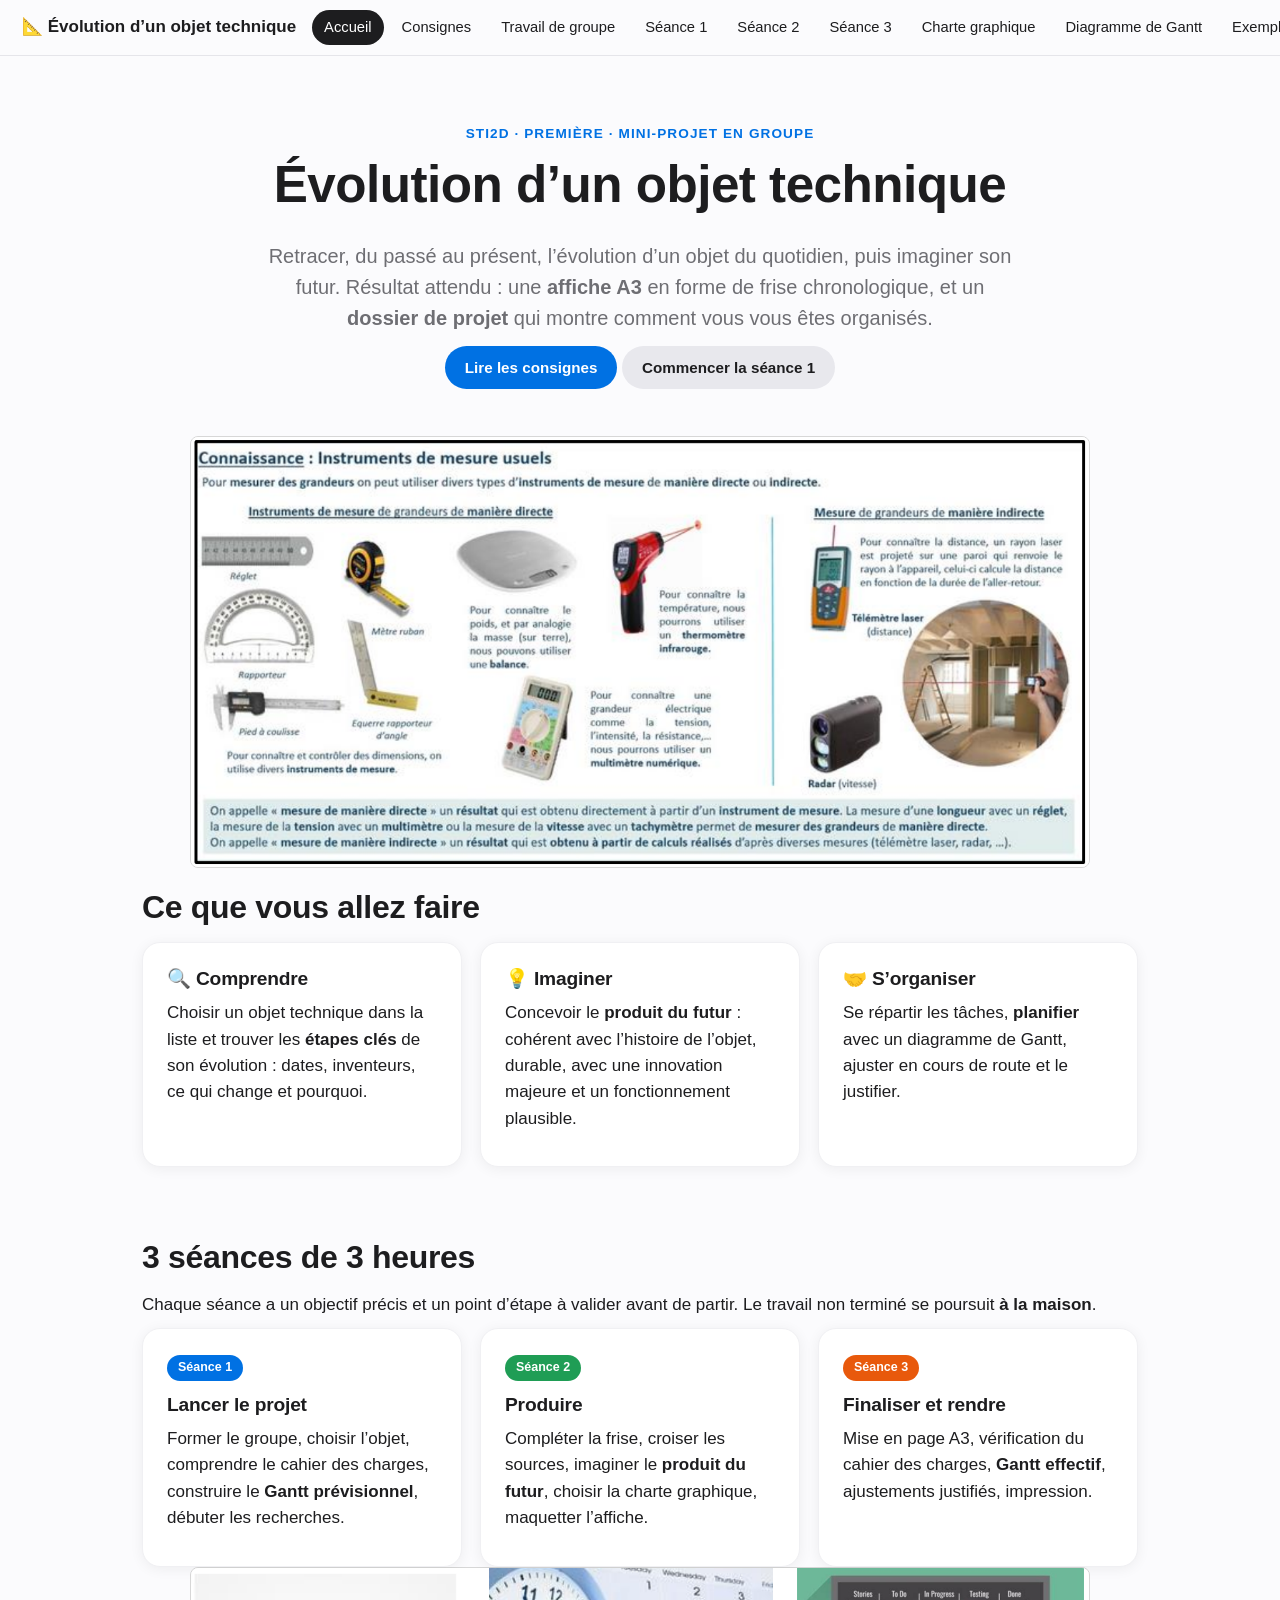
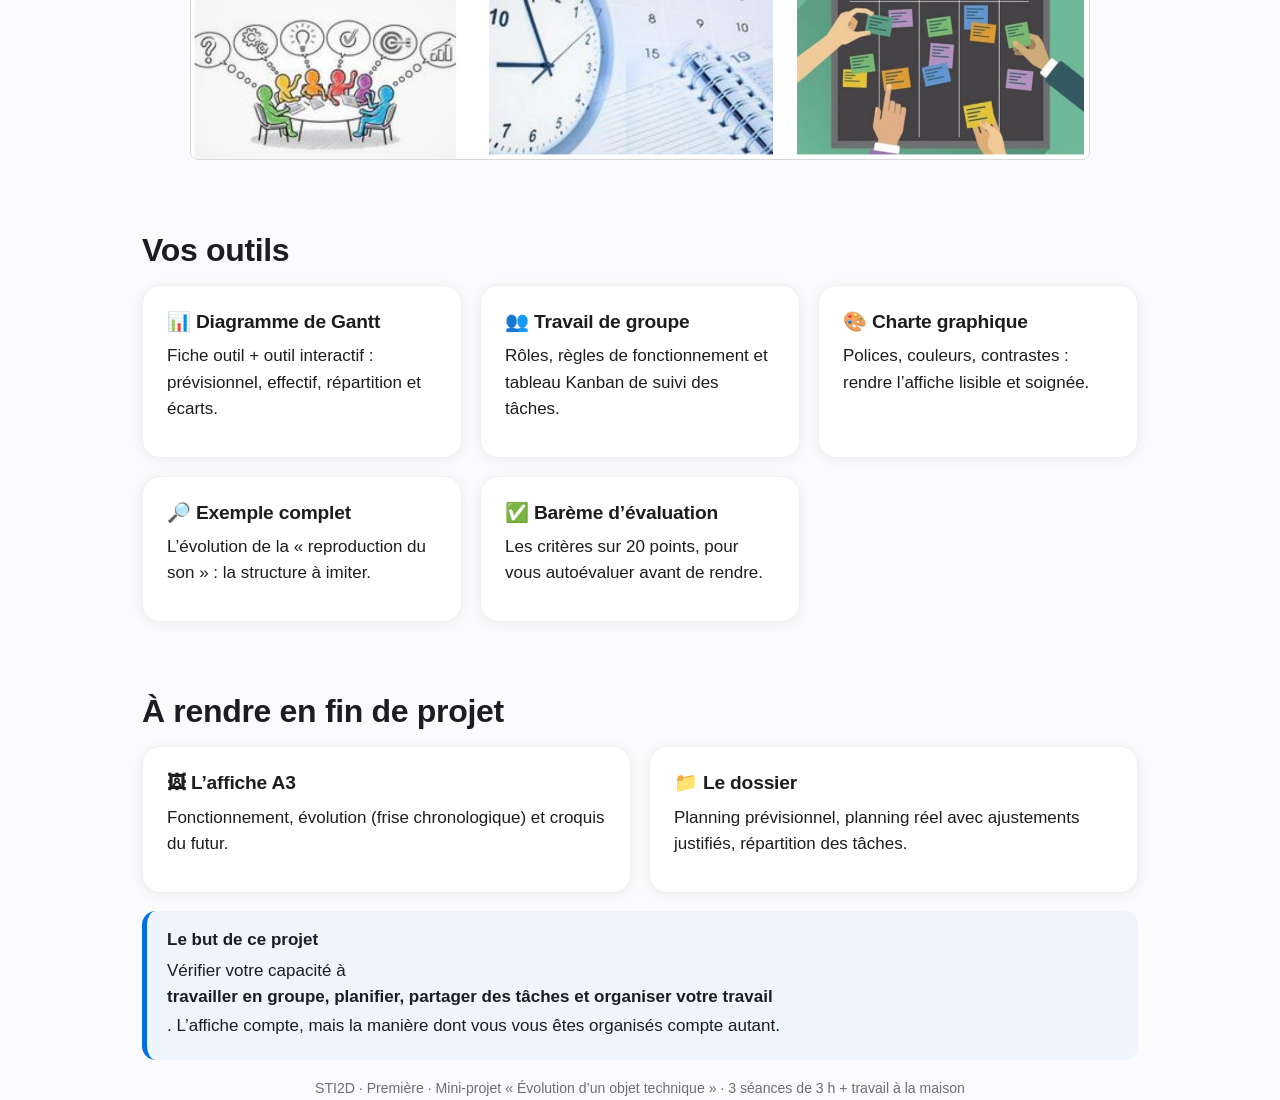
<file: index.html>
<!DOCTYPE html>
<html lang="fr">
<head>
<meta charset="utf-8">
<meta name="viewport" content="width=device-width, initial-scale=1">
<title>Évolution d’un objet technique — STI2D Première</title>
<link rel="stylesheet" href="css/style.css">
</head>
<body data-page="index" data-root="">

<header class="hero container">
  <span class="eyebrow">STI2D · Première · Mini-projet en groupe</span>
  <h1>Évolution d’un objet technique</h1>
  <p class="lead">Retracer, du passé au présent, l’évolution d’un objet du quotidien, puis imaginer son futur. Résultat attendu : une <strong>affiche A3</strong> en forme de frise chronologique, et un <strong>dossier de projet</strong> qui montre comment vous vous êtes organisés.</p>
  <p><a class="btn" href="pages/consignes.html">Lire les consignes</a> <a class="btn secondary" href="pages/seance1.html">Commencer la séance 1</a></p>
</header>

<main class="container">

<img src="images/illustration-1.PNG" alt="Exemple d’affiche réalisée avec un logiciel de PAO" style="display:block;width:100%;max-width:900px;margin:0 auto 20px;border:1px solid #d7d7d7;border-radius:8px;background:#fff;">

<section>
  <h2 style="margin-top:0">Ce que vous allez faire</h2>
  <div class="grid g3">
    <div class="card"><h3>🔍 Comprendre</h3><p>Choisir un objet technique dans la liste et trouver les <strong>étapes clés</strong> de son évolution : dates, inventeurs, ce qui change et pourquoi.</p></div>
    <div class="card"><h3>💡 Imaginer</h3><p>Concevoir le <strong>produit du futur</strong> : cohérent avec l’histoire de l’objet, durable, avec une innovation majeure et un fonctionnement plausible.</p></div>
    <div class="card"><h3>🤝 S’organiser</h3><p>Se répartir les tâches, <strong>planifier</strong> avec un diagramme de Gantt, ajuster en cours de route et le justifier.</p></div>
  </div>
</section>

<section>
  <h2>3 séances de 3 heures</h2>
  <p>Chaque séance a un objectif précis et un point d’étape à valider avant de partir. Le travail non terminé se poursuit <strong>à la maison</strong>.</p>
  <div class="grid g3">
    <a class="card link" href="pages/seance1.html">
      <span class="badge s1">Séance 1</span>
      <h3 style="margin-top:12px">Lancer le projet</h3>
      <p>Former le groupe, choisir l’objet, comprendre le cahier des charges, construire le <strong>Gantt prévisionnel</strong>, débuter les recherches.</p>
    </a>
    <a class="card link" href="pages/seance2.html">
      <span class="badge s2">Séance 2</span>
      <h3 style="margin-top:12px">Produire</h3>
      <p>Compléter la frise, croiser les sources, imaginer le <strong>produit du futur</strong>, choisir la charte graphique, maquetter l’affiche.</p>
    </a>
    <a class="card link" href="pages/seance3.html">
      <span class="badge s3">Séance 3</span>
      <h3 style="margin-top:12px">Finaliser et rendre</h3>
      <p>Mise en page A3, vérification du cahier des charges, <strong>Gantt effectif</strong>, ajustements justifiés, impression.</p>
    </a>
  </div>
</section>

<img src="images/illustration-2.PNG" alt="Exemple d’affiche réalisée avec un logiciel de PAO" style="display:block;width:100%;max-width:900px;margin:0 auto 20px;border:1px solid #d7d7d7;border-radius:8px;background:#fff;">


<section>
  <h2>Vos outils</h2>
  <div class="grid g3">
    <a class="card link" href="pages/gantt.html"><h3>📊 Diagramme de Gantt</h3><p>Fiche outil + outil interactif : prévisionnel, effectif, répartition et écarts.</p></a>
    <a class="card link" href="pages/groupe.html"><h3>👥 Travail de groupe</h3><p>Rôles, règles de fonctionnement et tableau Kanban de suivi des tâches.</p></a>
    <a class="card link" href="pages/charte.html"><h3>🎨 Charte graphique</h3><p>Polices, couleurs, contrastes : rendre l’affiche lisible et soignée.</p></a>
    <a class="card link" href="pages/exemple.html"><h3>🔎 Exemple complet</h3><p>L’évolution de la « reproduction du son » : la structure à imiter.</p></a>
    <a class="card link" href="pages/bareme.html"><h3>✅ Barème d’évaluation</h3><p>Les critères sur 20 points, pour vous autoévaluer avant de rendre.</p></a>
  </div>
</section>

<section>
  <h2>À rendre en fin de projet</h2>
  <div class="grid g2">
    <div class="card"><h3>🖼 L’affiche A3</h3><p>Fonctionnement, évolution (frise chronologique) et croquis du futur.</p></div>
    <div class="card"><h3>📁 Le dossier</h3><p>Planning prévisionnel, planning réel avec ajustements justifiés, répartition des tâches.</p></div>
  </div>
  <div class="callout">
    <strong>Le but de ce projet</strong>
    <p>Vérifier votre capacité à <strong>travailler en groupe, planifier, partager des tâches et organiser votre travail</strong>. L’affiche compte, mais la manière dont vous vous êtes organisés compte autant.</p>
  </div>
</section>

</main>
<script src="js/common.js"></script>
</body>
</html>
</file>
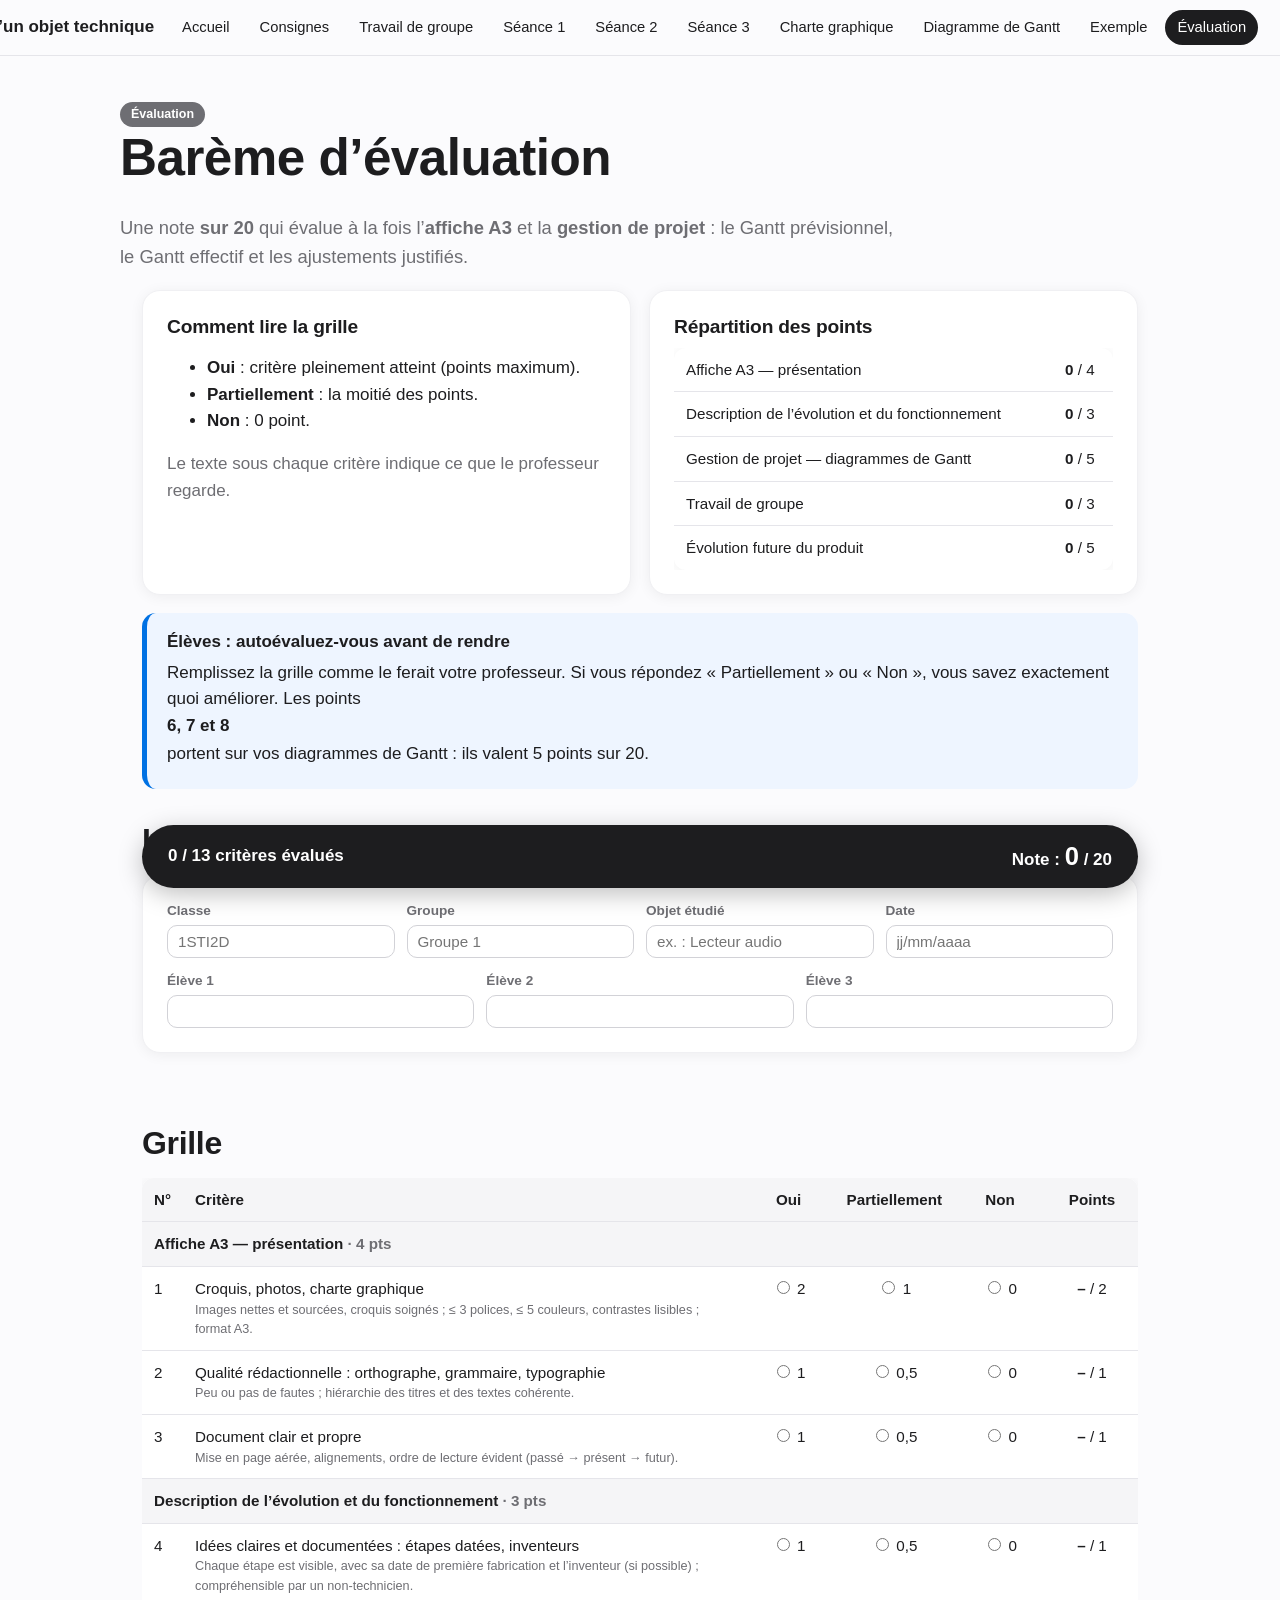
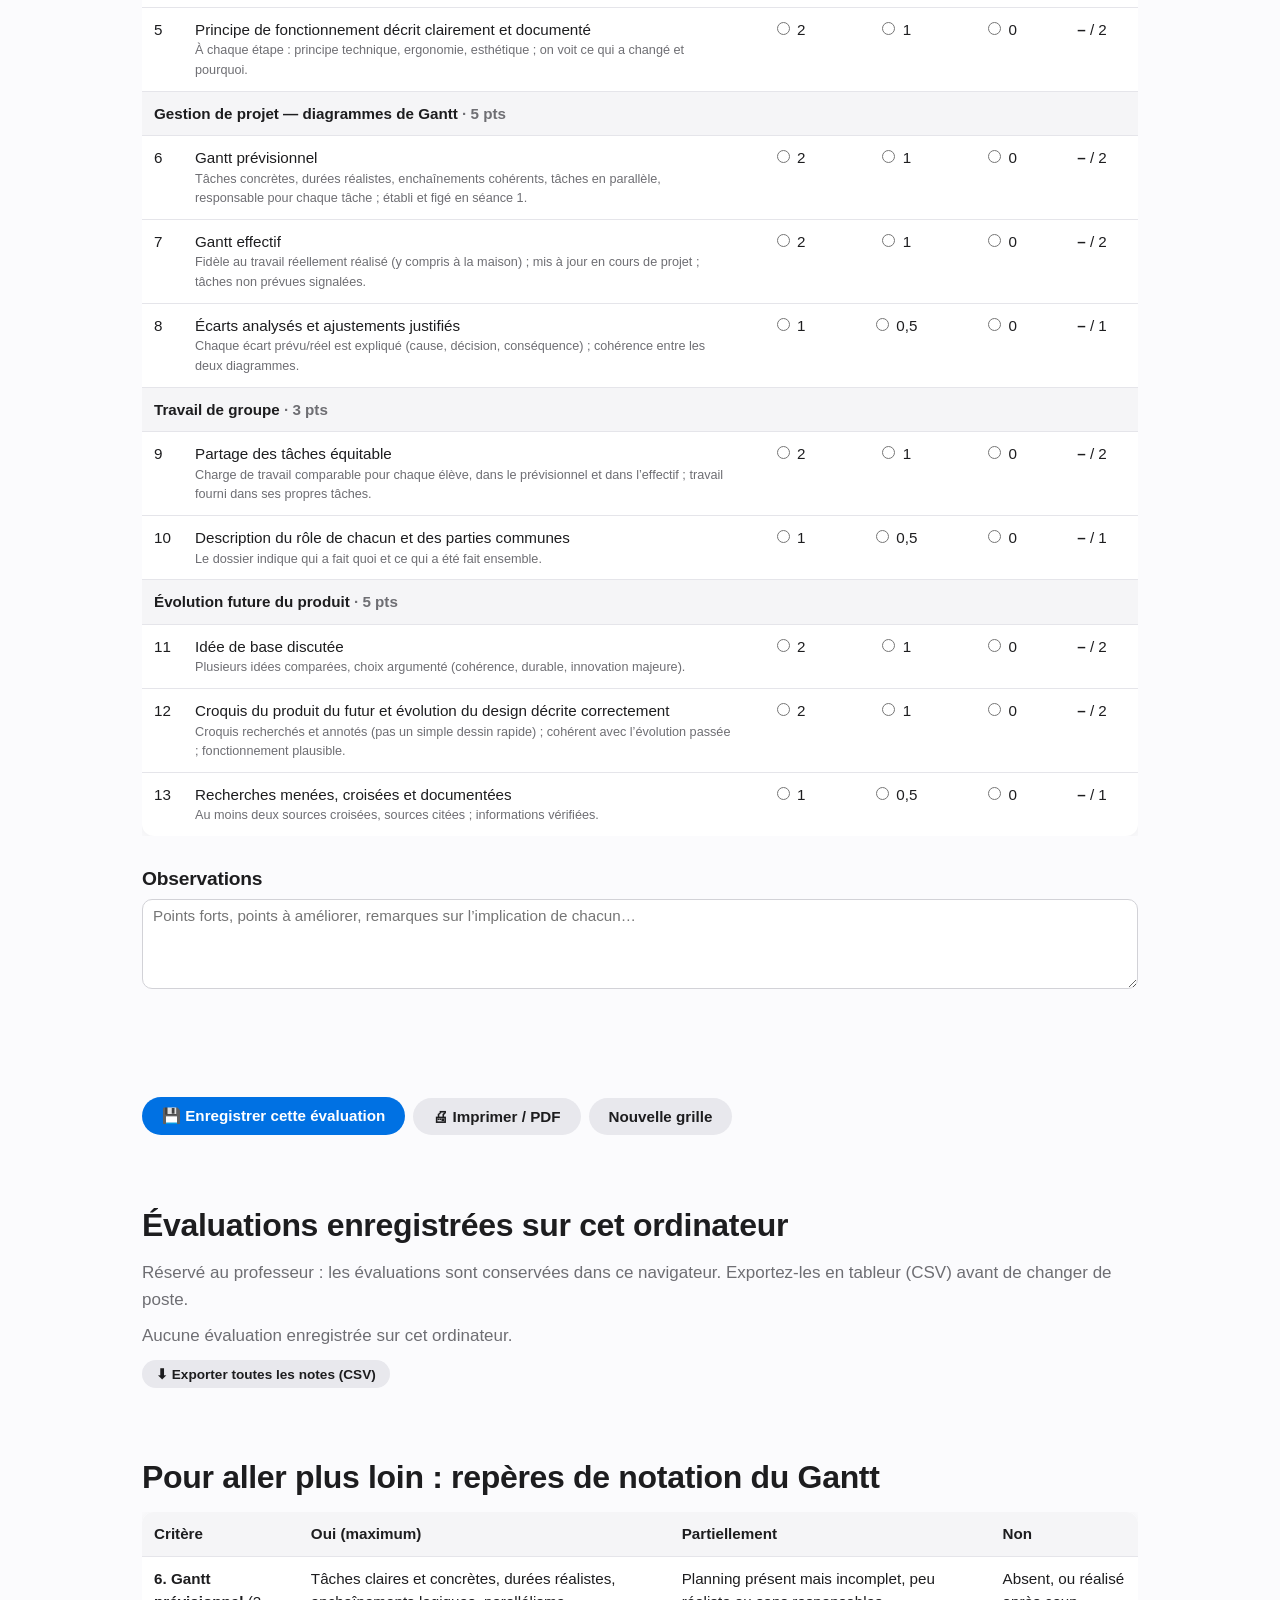
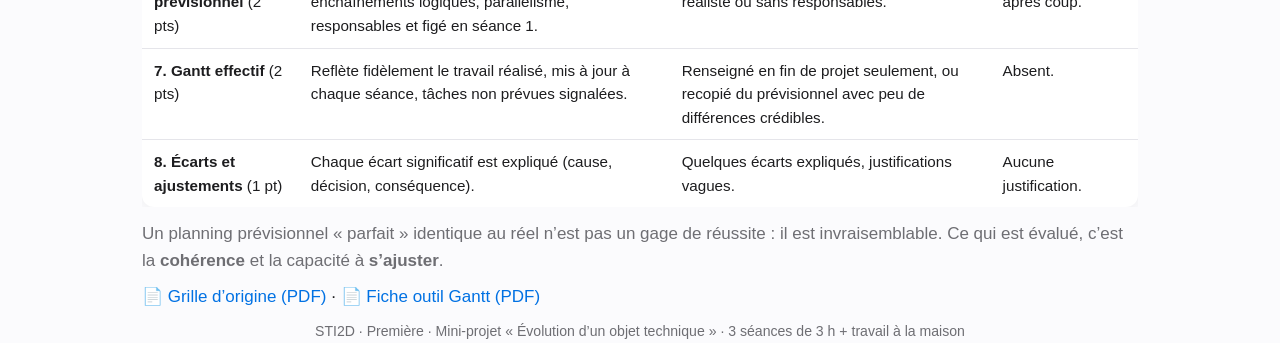
<file: pages/bareme.html>
<!DOCTYPE html>
<html lang="fr">
<head>
<meta charset="utf-8">
<meta name="viewport" content="width=device-width, initial-scale=1">
<title>Évaluation — Évolution d’un objet technique</title>
<link rel="stylesheet" href="../css/style.css">
</head>
<body data-page="bareme" data-root="../">
<header class="container page-head noprint">
  <span class="badge home">Évaluation</span>
  <h1>Barème d’évaluation</h1>
  <p class="lead">Une note <strong>sur 20</strong> qui évalue à la fois l’<strong>affiche A3</strong> et la <strong>gestion de projet</strong> : le Gantt prévisionnel, le Gantt effectif et les ajustements justifiés.</p>
</header>

<main class="container" id="bareme-root">

<div class="grid g2 noprint">
  <div class="card">
    <h3>Comment lire la grille</h3>
    <ul>
      <li><strong>Oui</strong> : critère pleinement atteint (points maximum).</li>
      <li><strong>Partiellement</strong> : la moitié des points.</li>
      <li><strong>Non</strong> : 0 point.</li>
    </ul>
    <p class="muted" style="margin-bottom:0">Le texte sous chaque critère indique ce que le professeur regarde.</p>
  </div>
  <div class="card">
    <h3>Répartition des points</h3>
    <div class="table-wrap" style="margin:0"><table class="t"><tbody id="synth"></tbody></table></div>
  </div>
</div>

<div class="callout noprint">
  <strong>Élèves : autoévaluez-vous avant de rendre</strong>
  <p>Remplissez la grille comme le ferait votre professeur. Si vous répondez « Partiellement » ou « Non », vous savez exactement quoi améliorer. Les points <strong>6, 7 et 8</strong> portent sur vos diagrammes de Gantt : ils valent 5 points sur 20.</p>
</div>

<h2 style="margin-top:1em" class="noprint">Identification</h2>
<div class="card">
  <div class="fieldrow" style="margin-top:0">
    <label class="field">Classe<input type="text" id="b-classe" placeholder="1STI2D"></label>
    <label class="field">Groupe<input type="text" id="b-groupe" placeholder="Groupe 1"></label>
    <label class="field">Objet étudié<input type="text" id="b-objet" placeholder="ex. : Lecteur audio"></label>
    <label class="field">Date<input type="text" id="b-date" placeholder="jj/mm/aaaa"></label>
  </div>
  <div class="fieldrow" style="margin-bottom:0">
    <label class="field">Élève 1<input type="text" id="b-nom1"></label>
    <label class="field">Élève 2<input type="text" id="b-nom2"></label>
    <label class="field">Élève 3<input type="text" id="b-nom3"></label>
  </div>
</div>

<h2>Grille</h2>
<div class="table-wrap">
<table class="t bareme">
  <thead>
    <tr><th>N°</th><th>Critère</th><th style="text-align:center">Oui</th><th style="text-align:center">Partiellement</th><th style="text-align:center">Non</th><th style="text-align:center">Points</th></tr>
  </thead>
  <tbody id="bbody"></tbody>
</table>
</div>

<h3>Observations</h3>
<textarea id="obs" style="min-height:90px" placeholder="Points forts, points à améliorer, remarques sur l’implication de chacun…"></textarea>

<div class="totalbox"><span id="done">0 / 13 critères évalués</span><span>Note : <span class="big" id="total">0</span> / <span id="maxtotal">20</span></span></div>

<div class="toolbar noprint">
  <button class="btn" id="btn-save">💾 Enregistrer cette évaluation</button>
  <button class="btn secondary" id="btn-print">🖨 Imprimer / PDF</button>
  <button class="btn secondary" id="btn-new">Nouvelle grille</button>
</div>

<section class="noprint">
  <h2>Évaluations enregistrées sur cet ordinateur</h2>
  <p class="muted">Réservé au professeur : les évaluations sont conservées dans ce navigateur. Exportez-les en tableur (CSV) avant de changer de poste.</p>
  <div id="saved"></div>
  <p><button class="btn secondary small" id="btn-csv">⬇ Exporter toutes les notes (CSV)</button></p>
</section>

<section class="noprint">
  <h2>Pour aller plus loin : repères de notation du Gantt</h2>
  <div class="table-wrap">
  <table class="t">
    <thead><tr><th>Critère</th><th>Oui (maximum)</th><th>Partiellement</th><th>Non</th></tr></thead>
    <tbody>
      <tr><td><strong>6. Gantt prévisionnel</strong> (2 pts)</td><td>Tâches claires et concrètes, durées réalistes, enchaînements logiques, parallélisme, responsables et figé en séance 1.</td><td>Planning présent mais incomplet, peu réaliste ou sans responsables.</td><td>Absent, ou réalisé après coup.</td></tr>
      <tr><td><strong>7. Gantt effectif</strong> (2 pts)</td><td>Reflète fidèlement le travail réalisé, mis à jour à chaque séance, tâches non prévues signalées.</td><td>Renseigné en fin de projet seulement, ou recopié du prévisionnel avec peu de différences crédibles.</td><td>Absent.</td></tr>
      <tr><td><strong>8. Écarts et ajustements</strong> (1 pt)</td><td>Chaque écart significatif est expliqué (cause, décision, conséquence).</td><td>Quelques écarts expliqués, justifications vagues.</td><td>Aucune justification.</td></tr>
    </tbody>
  </table>
  </div>
  <p class="muted">Un planning prévisionnel « parfait » identique au réel n’est pas un gage de réussite : il est invraisemblable. Ce qui est évalué, c’est la <strong>cohérence</strong> et la capacité à <strong>s’ajuster</strong>.</p>
  <p><a href="../documents/grille-evaluation-origine.pdf" target="_blank">📄 Grille d’origine (PDF)</a> · <a href="../documents/fiche-outil-gantt.pdf" target="_blank">📄 Fiche outil Gantt (PDF)</a></p>
</section>

</main>
<script src="../js/common.js"></script>
<script src="../js/bareme.js"></script>
</body>
</html>
</file>
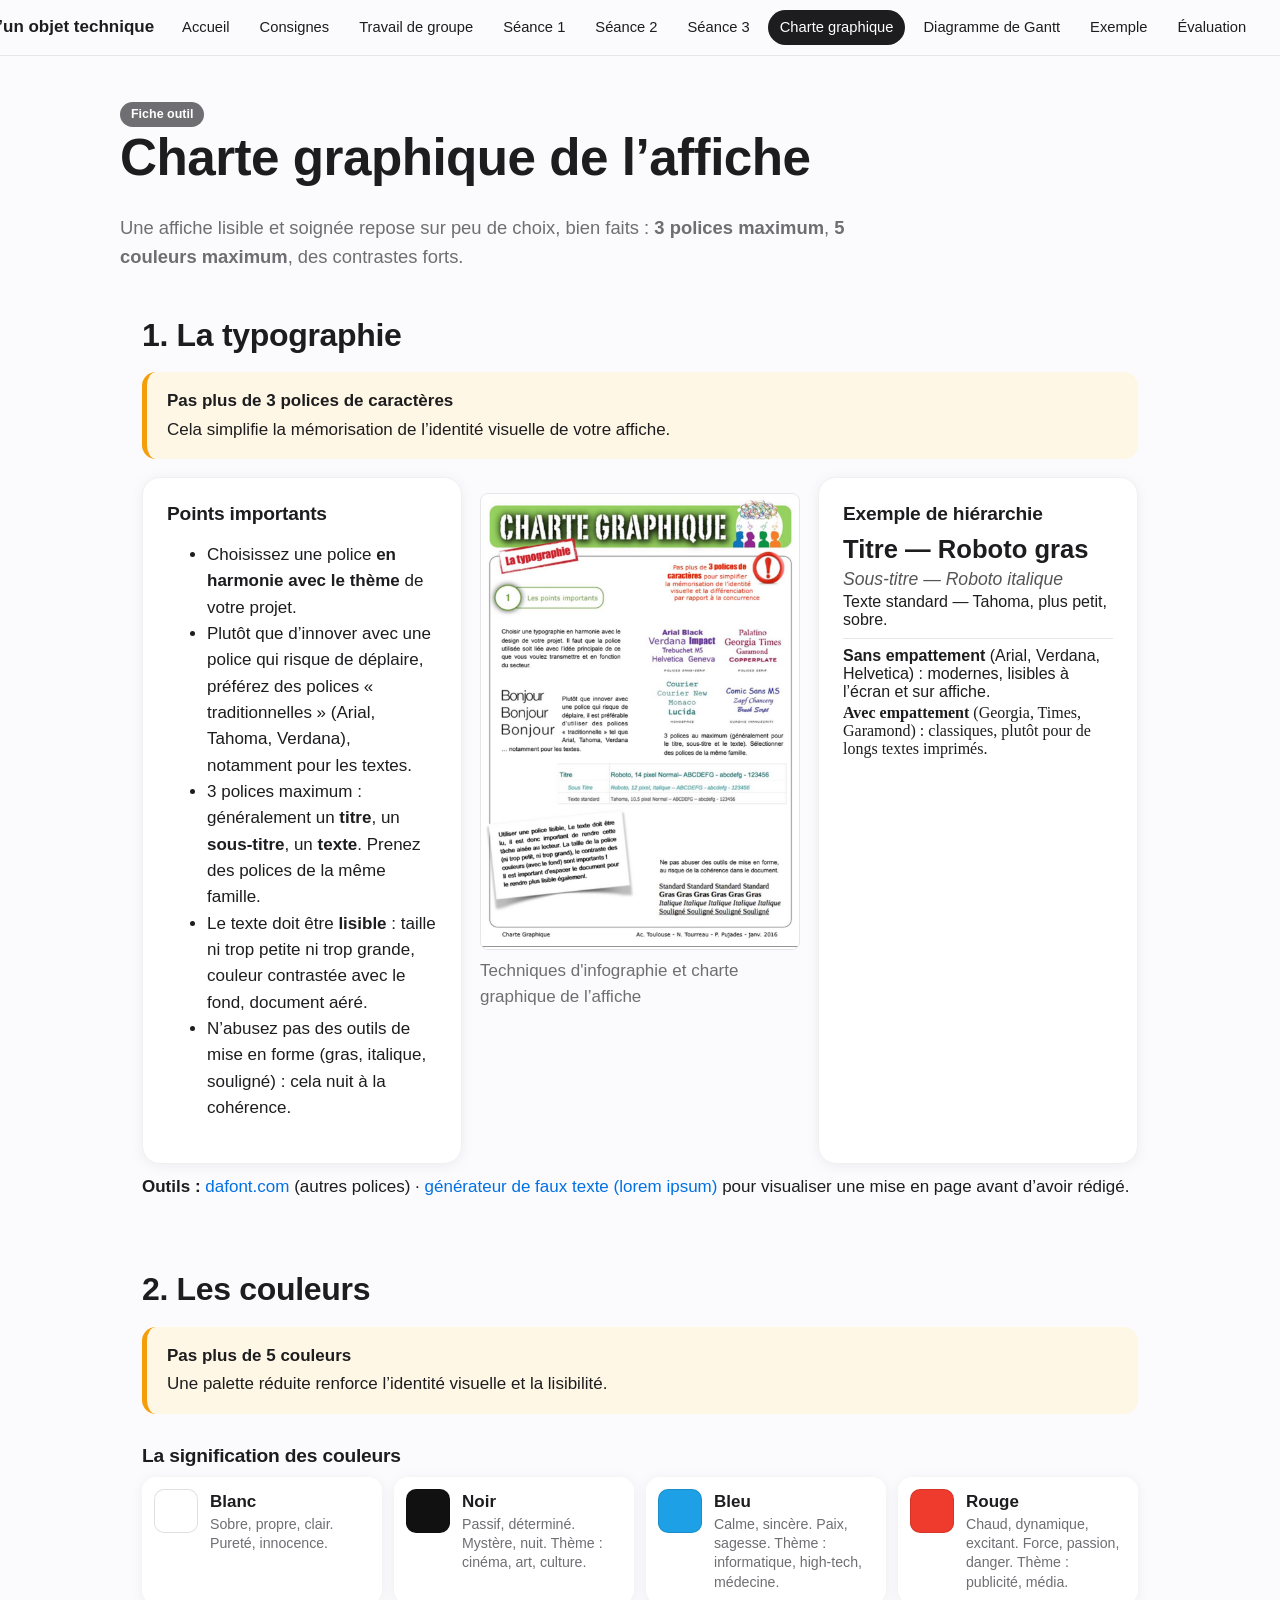
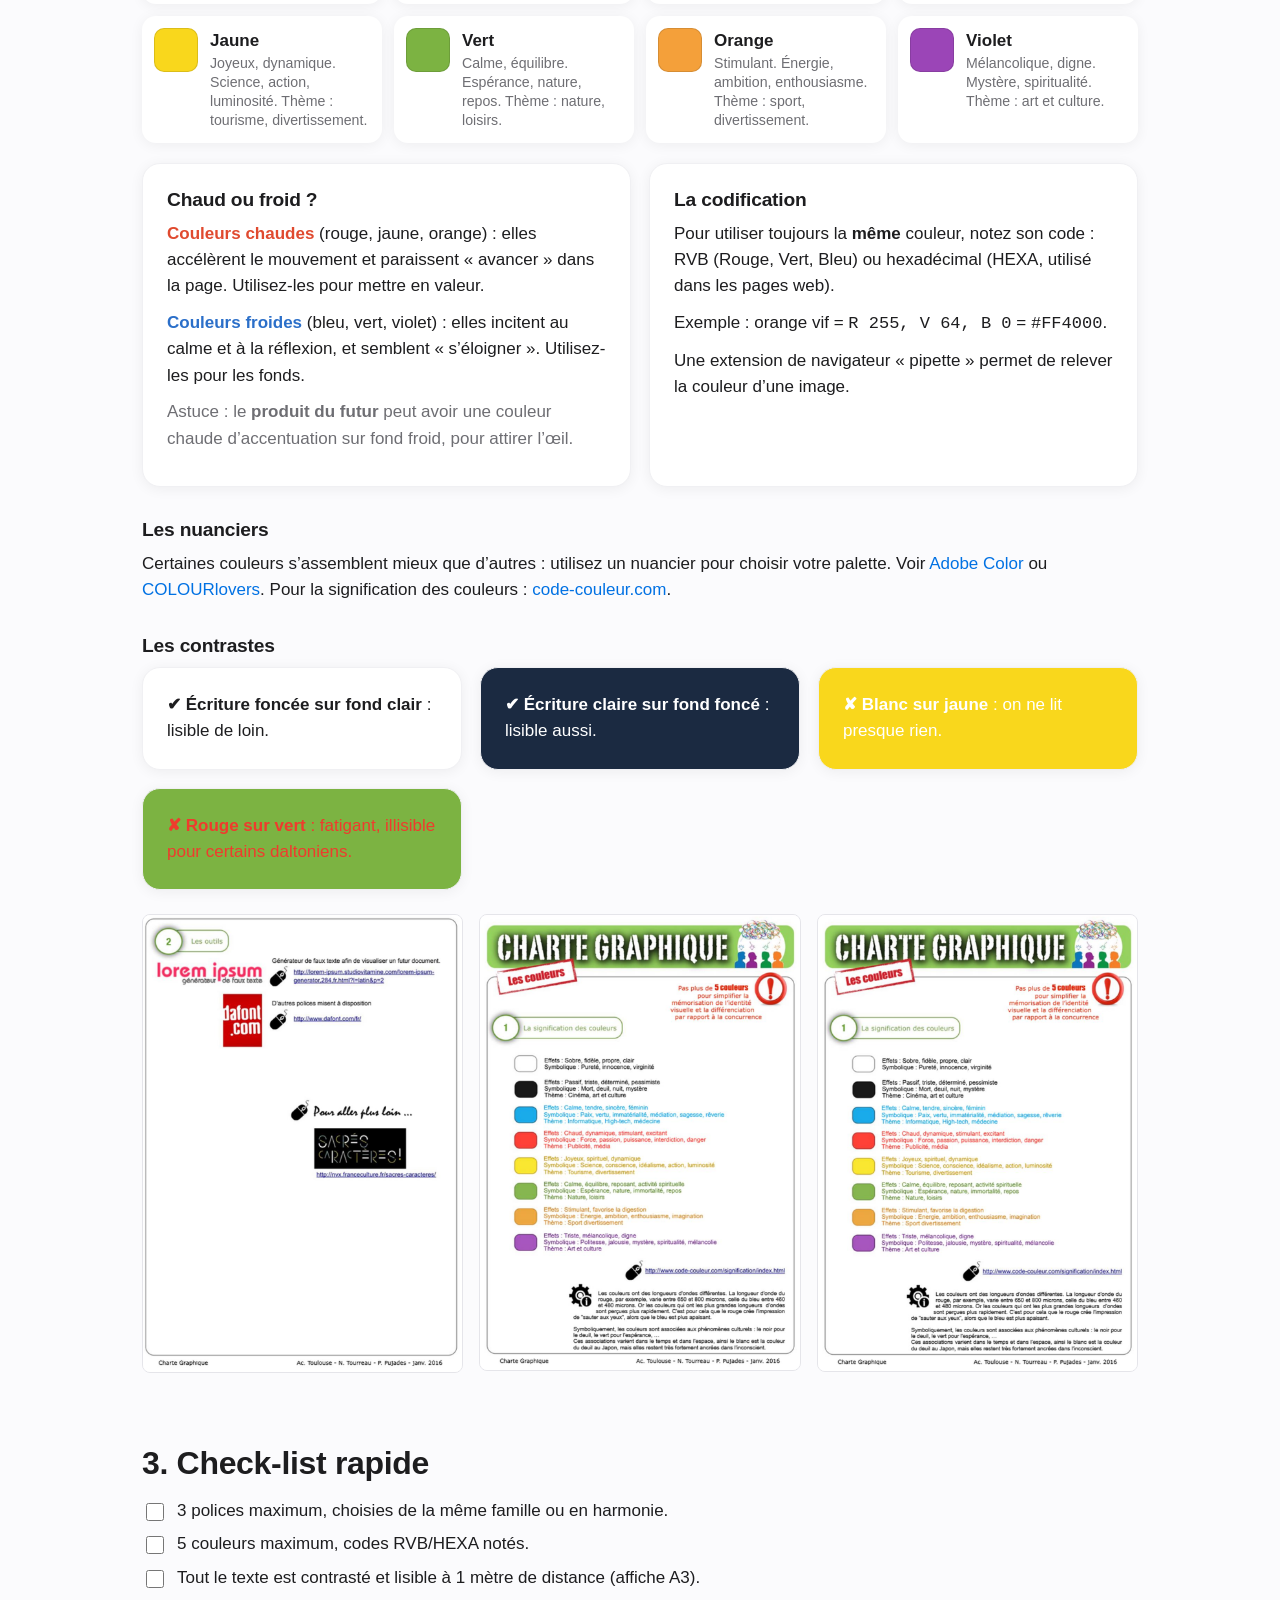
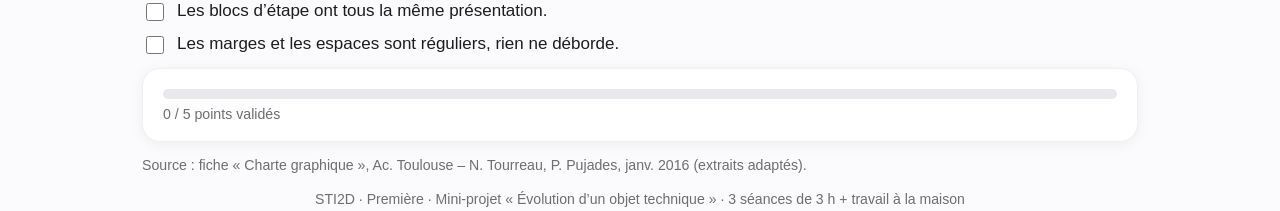
<file: pages/charte.html>
<!DOCTYPE html>
<html lang="fr">
<head>
<meta charset="utf-8">
<meta name="viewport" content="width=device-width, initial-scale=1">
<title>Charte graphique — Évolution d’un objet technique</title>
<link rel="stylesheet" href="../css/style.css">
</head>
<body data-page="charte" data-root="../">
<header class="container page-head">
  <span class="badge home">Fiche outil</span>
  <h1>Charte graphique de l’affiche</h1>
  <p class="lead">Une affiche lisible et soignée repose sur peu de choix, bien faits : <strong>3 polices maximum</strong>, <strong>5 couleurs maximum</strong>, des contrastes forts.</p>
</header>
<main class="container">

<h2 style="margin-top:.8em">1. La typographie</h2>
<div class="callout warn"><strong>Pas plus de 3 polices de caractères</strong>Cela simplifie la mémorisation de l’identité visuelle de votre affiche.</div>
<div class="grid g2">
  <div class="card">
    <h3>Points importants</h3>
    <ul>
      <li>Choisissez une police <strong>en harmonie avec le thème</strong> de votre projet.</li>
      <li>Plutôt que d’innover avec une police qui risque de déplaire, préférez des polices « traditionnelles » (Arial, Tahoma, Verdana), notamment pour les textes.</li>
      <li>3 polices maximum : généralement un <strong>titre</strong>, un <strong>sous-titre</strong>, un <strong>texte</strong>. Prenez des polices de la même famille.</li>
      <li>Le texte doit être <strong>lisible</strong> : taille ni trop petite ni trop grande, couleur contrastée avec le fond, document aéré.</li>
      <li>N’abusez pas des outils de mise en forme (gras, italique, souligné) : cela nuit à la cohérence.</li>
    </ul>
  </div>
    <figure style="margin:16px 0 0;">
      <img src="../images/illustration-3.PNG" alt="Charte graphique de l’affiche" loading="lazy" style="display:block;width:100%;height:auto;border:1px solid var(--line);border-radius:8px;background:#fff;">
      <figcaption class="muted" style="margin-top:8px;">Techniques d'infographie et charte graphique de l’affiche</figcaption>
    </figure>
  <div class="card">
    <h3>Exemple de hiérarchie</h3>
    <p style="font:700 1.6rem Roboto,Arial,sans-serif;margin:.2em 0">Titre — Roboto gras</p>
    <p style="font:italic 1.1rem Roboto,Arial,sans-serif;margin:.2em 0;color:#555">Sous-titre — Roboto italique</p>
    <p style="font:1rem Tahoma,Verdana,sans-serif;margin:.2em 0">Texte standard — Tahoma, plus petit, sobre.</p>
    <hr style="border:0;border-top:1px solid var(--line)">
    <p style="font:1rem Arial,sans-serif;margin:.2em 0"><strong>Sans empattement</strong> (Arial, Verdana, Helvetica) : modernes, lisibles à l’écran et sur affiche.</p>
    <p style="font:1rem Georgia,'Times New Roman',serif;margin:.2em 0"><strong>Avec empattement</strong> (Georgia, Times, Garamond) : classiques, plutôt pour de longs textes imprimés.</p>
  </div>
</div>
<p><strong>Outils :</strong> <a href="https://www.dafont.com/fr/" target="_blank" rel="noopener">dafont.com</a> (autres polices) · <a href="https://lipsum.com/" target="_blank" rel="noopener">générateur de faux texte (lorem ipsum)</a> pour visualiser une mise en page avant d’avoir rédigé.</p>

<h2>2. Les couleurs</h2>
<div class="callout warn"><strong>Pas plus de 5 couleurs</strong>Une palette réduite renforce l’identité visuelle et la lisibilité.</div>
<h3>La signification des couleurs</h3>
<div class="swatches">
  <div class="sw"><i style="background:#fff"></i><div><strong>Blanc</strong><small>Sobre, propre, clair. Pureté, innocence.</small></div></div>
  <div class="sw"><i style="background:#111"></i><div><strong>Noir</strong><small>Passif, déterminé. Mystère, nuit. Thème : cinéma, art, culture.</small></div></div>
  <div class="sw"><i style="background:#1ea0e6"></i><div><strong>Bleu</strong><small>Calme, sincère. Paix, sagesse. Thème : informatique, high-tech, médecine.</small></div></div>
  <div class="sw"><i style="background:#ef3b2d"></i><div><strong>Rouge</strong><small>Chaud, dynamique, excitant. Force, passion, danger. Thème : publicité, média.</small></div></div>
  <div class="sw"><i style="background:#f9d71c"></i><div><strong>Jaune</strong><small>Joyeux, dynamique. Science, action, luminosité. Thème : tourisme, divertissement.</small></div></div>
  <div class="sw"><i style="background:#7cb342"></i><div><strong>Vert</strong><small>Calme, équilibre. Espérance, nature, repos. Thème : nature, loisirs.</small></div></div>
  <div class="sw"><i style="background:#f4a03a"></i><div><strong>Orange</strong><small>Stimulant. Énergie, ambition, enthousiasme. Thème : sport, divertissement.</small></div></div>
  <div class="sw"><i style="background:#9b45b7"></i><div><strong>Violet</strong><small>Mélancolique, digne. Mystère, spiritualité. Thème : art et culture.</small></div></div>
</div>

<div class="grid g2" style="margin-top:20px">
  <div class="card">
    <h3>Chaud ou froid ?</h3>
    <p><strong style="color:#e04a2f">Couleurs chaudes</strong> (rouge, jaune, orange) : elles accélèrent le mouvement et paraissent « avancer » dans la page. Utilisez-les pour mettre en valeur.</p>
    <p><strong style="color:#2b6fc9">Couleurs froides</strong> (bleu, vert, violet) : elles incitent au calme et à la réflexion, et semblent « s’éloigner ». Utilisez-les pour les fonds.</p>
    <p class="muted">Astuce : le <strong>produit du futur</strong> peut avoir une couleur chaude d’accentuation sur fond froid, pour attirer l’œil.</p>
  </div>
  <div class="card">
    <h3>La codification</h3>
    <p>Pour utiliser toujours la <strong>même</strong> couleur, notez son code : RVB (Rouge, Vert, Bleu) ou hexadécimal (HEXA, utilisé dans les pages web).</p>
    <p>Exemple : orange vif = <code>R 255, V 64, B 0</code> = <code>#FF4000</code>.</p>
    <p>Une extension de navigateur « pipette » permet de relever la couleur d’une image.</p>
  </div>
</div>

<h3>Les nuanciers</h3>
<p>Certaines couleurs s’assemblent mieux que d’autres : utilisez un nuancier pour choisir votre palette. Voir <a href="https://color.adobe.com/fr/explore" target="_blank" rel="noopener">Adobe Color</a> ou <a href="https://www.colourlovers.com/" target="_blank" rel="noopener">COLOURlovers</a>. Pour la signification des couleurs : <a href="https://www.code-couleur.com/signification/index.html" target="_blank" rel="noopener">code-couleur.com</a>.</p>

<h3>Les contrastes</h3>
<div class="grid g2">
  <div class="card" style="background:#fff"><p style="color:#1d1d1f;margin:0"><strong>✔ Écriture foncée sur fond clair</strong> : lisible de loin.</p></div>
  <div class="card" style="background:#1b2a41"><p style="color:#fff;margin:0"><strong>✔ Écriture claire sur fond foncé</strong> : lisible aussi.</p></div>
  <div class="card" style="background:#f9d71c"><p style="color:#fff;margin:0"><strong>✘ Blanc sur jaune</strong> : on ne lit presque rien.</p></div>
  <div class="card" style="background:#7cb342"><p style="color:#ef3b2d;margin:0"><strong>✘ Rouge sur vert</strong> : fatigant, illisible pour certains daltoniens.</p></div>
</div>

<div style="display:grid;grid-template-columns:repeat(3,minmax(0,1fr));gap:16px;margin:24px 0;">
  <img src="../images/illustration-4.PNG" alt="Exemple de palette de couleurs" style="width:100%;height:auto;border:1px solid var(--line);border-radius:8px;display:block;">
  <img src="../images/illustration-5.PNG" alt="Exemple de composition visuelle" style="width:100%;height:auto;border:1px solid var(--line);border-radius:8px;display:block;">
  <img src="../images/illustration-5.PNG" alt="Exemple de composition visuelle complémentaire" style="width:100%;height:auto;border:1px solid var(--line);border-radius:8px;display:block;">
</div>

<h2>3. Check-list rapide</h2>
<ul class="checklist">
  <li><label><input type="checkbox" data-key="ch-1"><span>3 polices maximum, choisies de la même famille ou en harmonie.</span></label></li>
  <li><label><input type="checkbox" data-key="ch-2"><span>5 couleurs maximum, codes RVB/HEXA notés.</span></label></li>
  <li><label><input type="checkbox" data-key="ch-3"><span>Tout le texte est contrasté et lisible à 1 mètre de distance (affiche A3).</span></label></li>
  <li><label><input type="checkbox" data-key="ch-4"><span>Les blocs d’étape ont tous la même présentation.</span></label></li>
  <li><label><input type="checkbox" data-key="ch-5"><span>Les marges et les espaces sont réguliers, rien ne déborde.</span></label></li>
</ul>
<div class="card" data-progress="ch" style="padding:14px 20px"><div class="progress"><div></div></div><small class="txt muted"></small></div>

<p><small class="muted">Source : fiche « Charte graphique », Ac. Toulouse – N. Tourreau, P. Pujades, janv. 2016 (extraits adaptés).</small></p>
</main>
<script src="../js/common.js"></script>
</body>
</html>
</file>
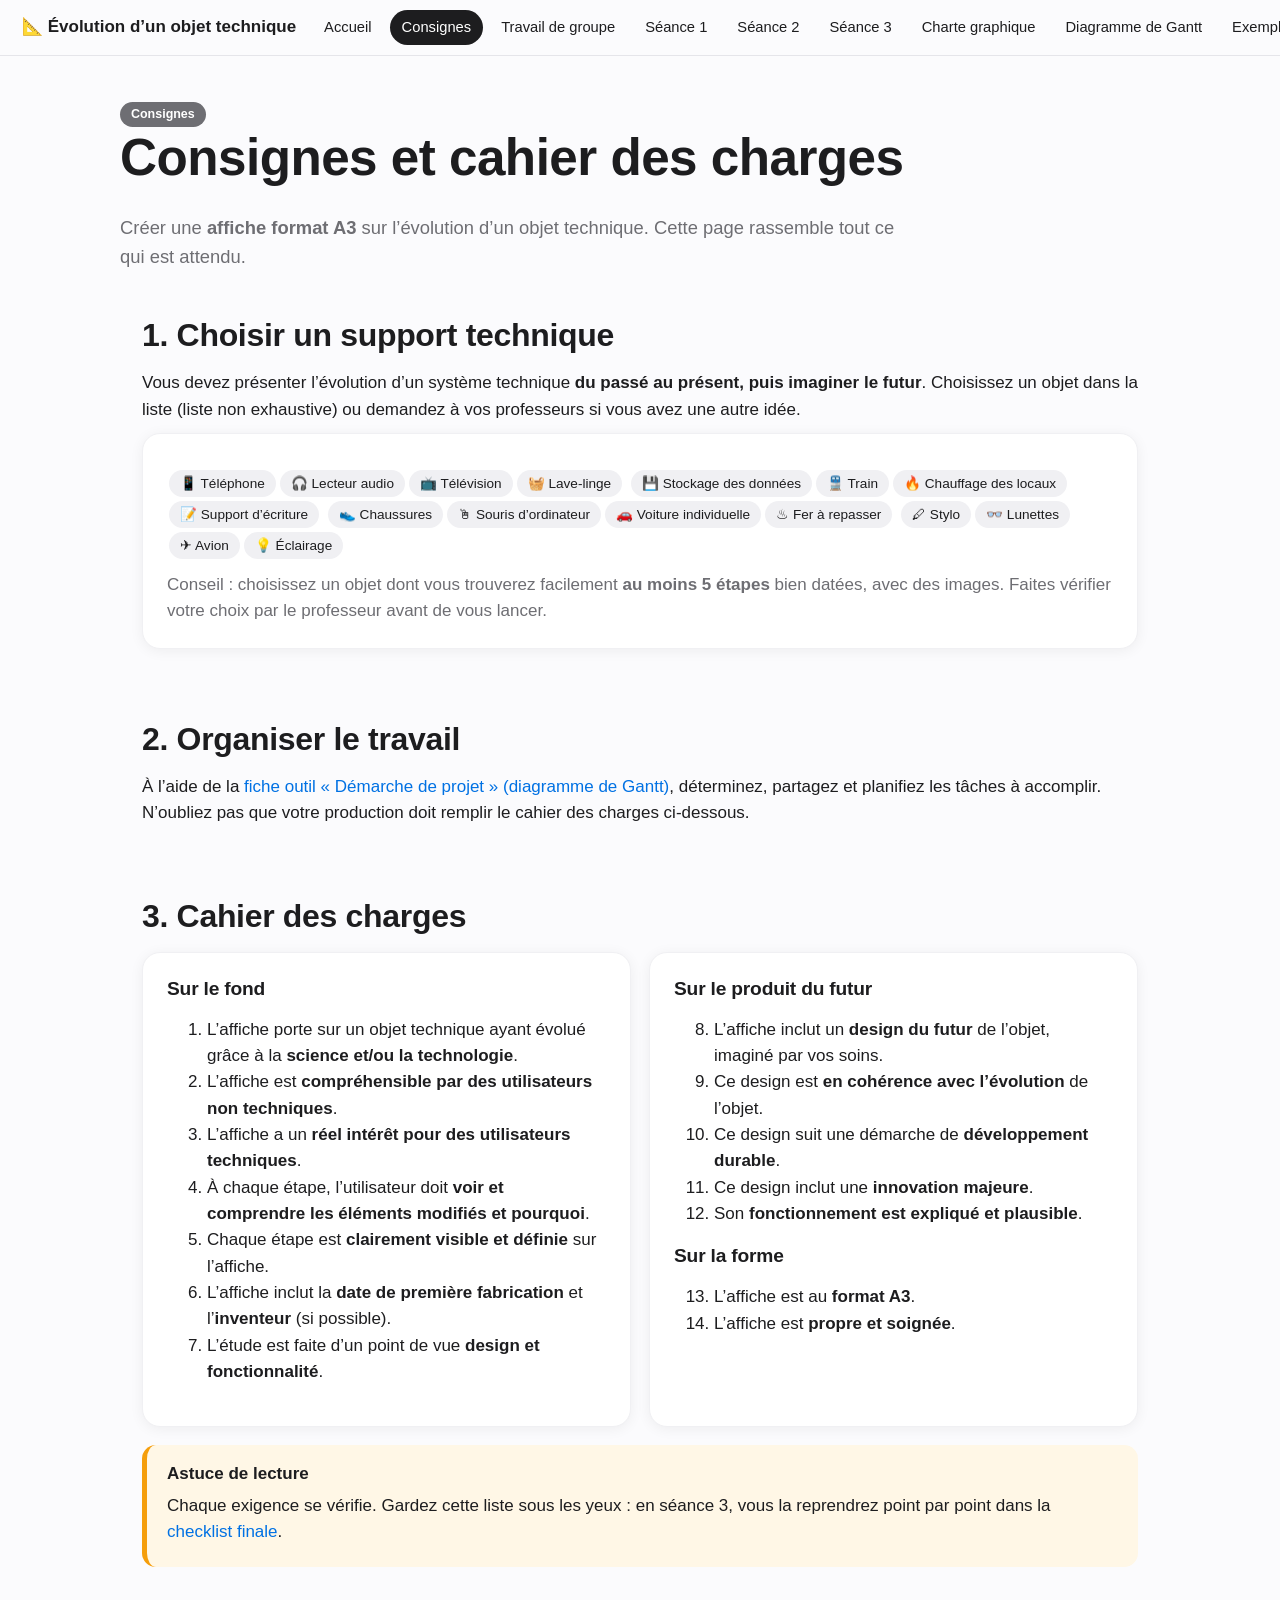
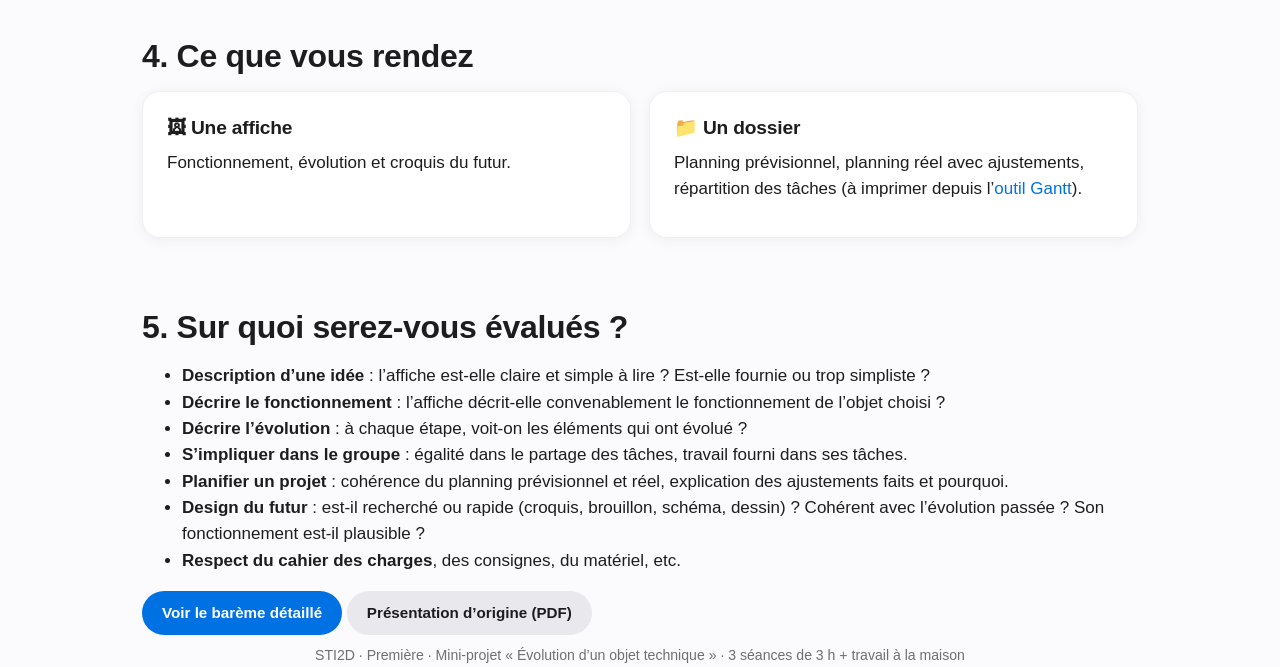
<file: pages/consignes.html>
<!DOCTYPE html>
<html lang="fr">
<head>
<meta charset="utf-8">
<meta name="viewport" content="width=device-width, initial-scale=1">
<title>Consignes — Évolution d’un objet technique</title>
<link rel="stylesheet" href="../css/style.css">
</head>
<body data-page="consignes" data-root="../">
<header class="container page-head">
  <span class="badge home">Consignes</span>
  <h1>Consignes et cahier des charges</h1>
  <p class="lead">Créer une <strong>affiche format A3</strong> sur l’évolution d’un objet technique. Cette page rassemble tout ce qui est attendu.</p>
</header>
<main class="container">

<h2 style="margin-top:.8em">1. Choisir un support technique</h2>
<p>Vous devez présenter l’évolution d’un système technique <strong>du passé au présent, puis imaginer le futur</strong>. Choisissez un objet dans la liste (liste non exhaustive) ou demandez à vos professeurs si vous avez une autre idée.</p>
<div class="card">
  <p>
    <span class="pill">📱 Téléphone</span><span class="pill">🎧 Lecteur audio</span><span class="pill">📺 Télévision</span><span class="pill">🧺 Lave-linge</span>
    <span class="pill">💾 Stockage des données</span><span class="pill">🚆 Train</span><span class="pill">🔥 Chauffage des locaux</span><span class="pill">📝 Support d’écriture</span>
    <span class="pill">👟 Chaussures</span><span class="pill">🖱 Souris d’ordinateur</span><span class="pill">🚗 Voiture individuelle</span><span class="pill">♨ Fer à repasser</span>
    <span class="pill">🖊 Stylo</span><span class="pill">👓 Lunettes</span><span class="pill">✈ Avion</span><span class="pill">💡 Éclairage</span>
  </p>
  <p class="muted" style="margin-bottom:0">Conseil : choisissez un objet dont vous trouverez facilement <strong>au moins 5 étapes</strong> bien datées, avec des images. Faites vérifier votre choix par le professeur avant de vous lancer.</p>
</div>

<h2>2. Organiser le travail</h2>
<p>À l’aide de la <a href="gantt.html">fiche outil « Démarche de projet » (diagramme de Gantt)</a>, déterminez, partagez et planifiez les tâches à accomplir. N’oubliez pas que votre production doit remplir le cahier des charges ci-dessous.</p>

<h2>3. Cahier des charges</h2>
<div class="grid g2">
  <div class="card">
    <h3>Sur le fond</h3>
    <ol>
      <li>L’affiche porte sur un objet technique ayant évolué grâce à la <strong>science et/ou la technologie</strong>.</li>
      <li>L’affiche est <strong>compréhensible par des utilisateurs non techniques</strong>.</li>
      <li>L’affiche a un <strong>réel intérêt pour des utilisateurs techniques</strong>.</li>
      <li>À chaque étape, l’utilisateur doit <strong>voir et comprendre les éléments modifiés et pourquoi</strong>.</li>
      <li>Chaque étape est <strong>clairement visible et définie</strong> sur l’affiche.</li>
      <li>L’affiche inclut la <strong>date de première fabrication</strong> et l’<strong>inventeur</strong> (si possible).</li>
      <li>L’étude est faite d’un point de vue <strong>design et fonctionnalité</strong>.</li>
    </ol>
  </div>
  <div class="card">
    <h3>Sur le produit du futur</h3>
    <ol start="8">
      <li>L’affiche inclut un <strong>design du futur</strong> de l’objet, imaginé par vos soins.</li>
      <li>Ce design est <strong>en cohérence avec l’évolution</strong> de l’objet.</li>
      <li>Ce design suit une démarche de <strong>développement durable</strong>.</li>
      <li>Ce design inclut une <strong>innovation majeure</strong>.</li>
      <li>Son <strong>fonctionnement est expliqué et plausible</strong>.</li>
    </ol>
    <h3>Sur la forme</h3>
    <ol start="13">
      <li>L’affiche est au <strong>format A3</strong>.</li>
      <li>L’affiche est <strong>propre et soignée</strong>.</li>
    </ol>
  </div>
</div>
<div class="callout warn">
  <strong>Astuce de lecture</strong>
  <p>Chaque exigence se vérifie. Gardez cette liste sous les yeux : en séance 3, vous la reprendrez point par point dans la <a href="seance3.html">checklist finale</a>.</p>
</div>

<h2>4. Ce que vous rendez</h2>
<div class="grid g2">
  <div class="card"><h3>🖼 Une affiche</h3><p>Fonctionnement, évolution et croquis du futur.</p></div>
  <div class="card"><h3>📁 Un dossier</h3><p>Planning prévisionnel, planning réel avec ajustements, répartition des tâches (à imprimer depuis l’<a href="gantt.html">outil Gantt</a>).</p></div>
</div>

<h2>5. Sur quoi serez-vous évalués ?</h2>
<ul>
  <li><strong>Description d’une idée</strong> : l’affiche est-elle claire et simple à lire ? Est-elle fournie ou trop simpliste ?</li>
  <li><strong>Décrire le fonctionnement</strong> : l’affiche décrit-elle convenablement le fonctionnement de l’objet choisi ?</li>
  <li><strong>Décrire l’évolution</strong> : à chaque étape, voit-on les éléments qui ont évolué ?</li>
  <li><strong>S’impliquer dans le groupe</strong> : égalité dans le partage des tâches, travail fourni dans ses tâches.</li>
  <li><strong>Planifier un projet</strong> : cohérence du planning prévisionnel et réel, explication des ajustements faits et pourquoi.</li>
  <li><strong>Design du futur</strong> : est-il recherché ou rapide (croquis, brouillon, schéma, dessin) ? Cohérent avec l’évolution passée ? Son fonctionnement est-il plausible ?</li>
  <li><strong>Respect du cahier des charges</strong>, des consignes, du matériel, etc.</li>
</ul>
<p><a class="btn" href="bareme.html">Voir le barème détaillé</a> <a class="btn secondary" href="../documents/presentation-projet.pdf" target="_blank">Présentation d’origine (PDF)</a></p>

</main>
<script src="../js/common.js"></script>
</body>
</html>
</file>
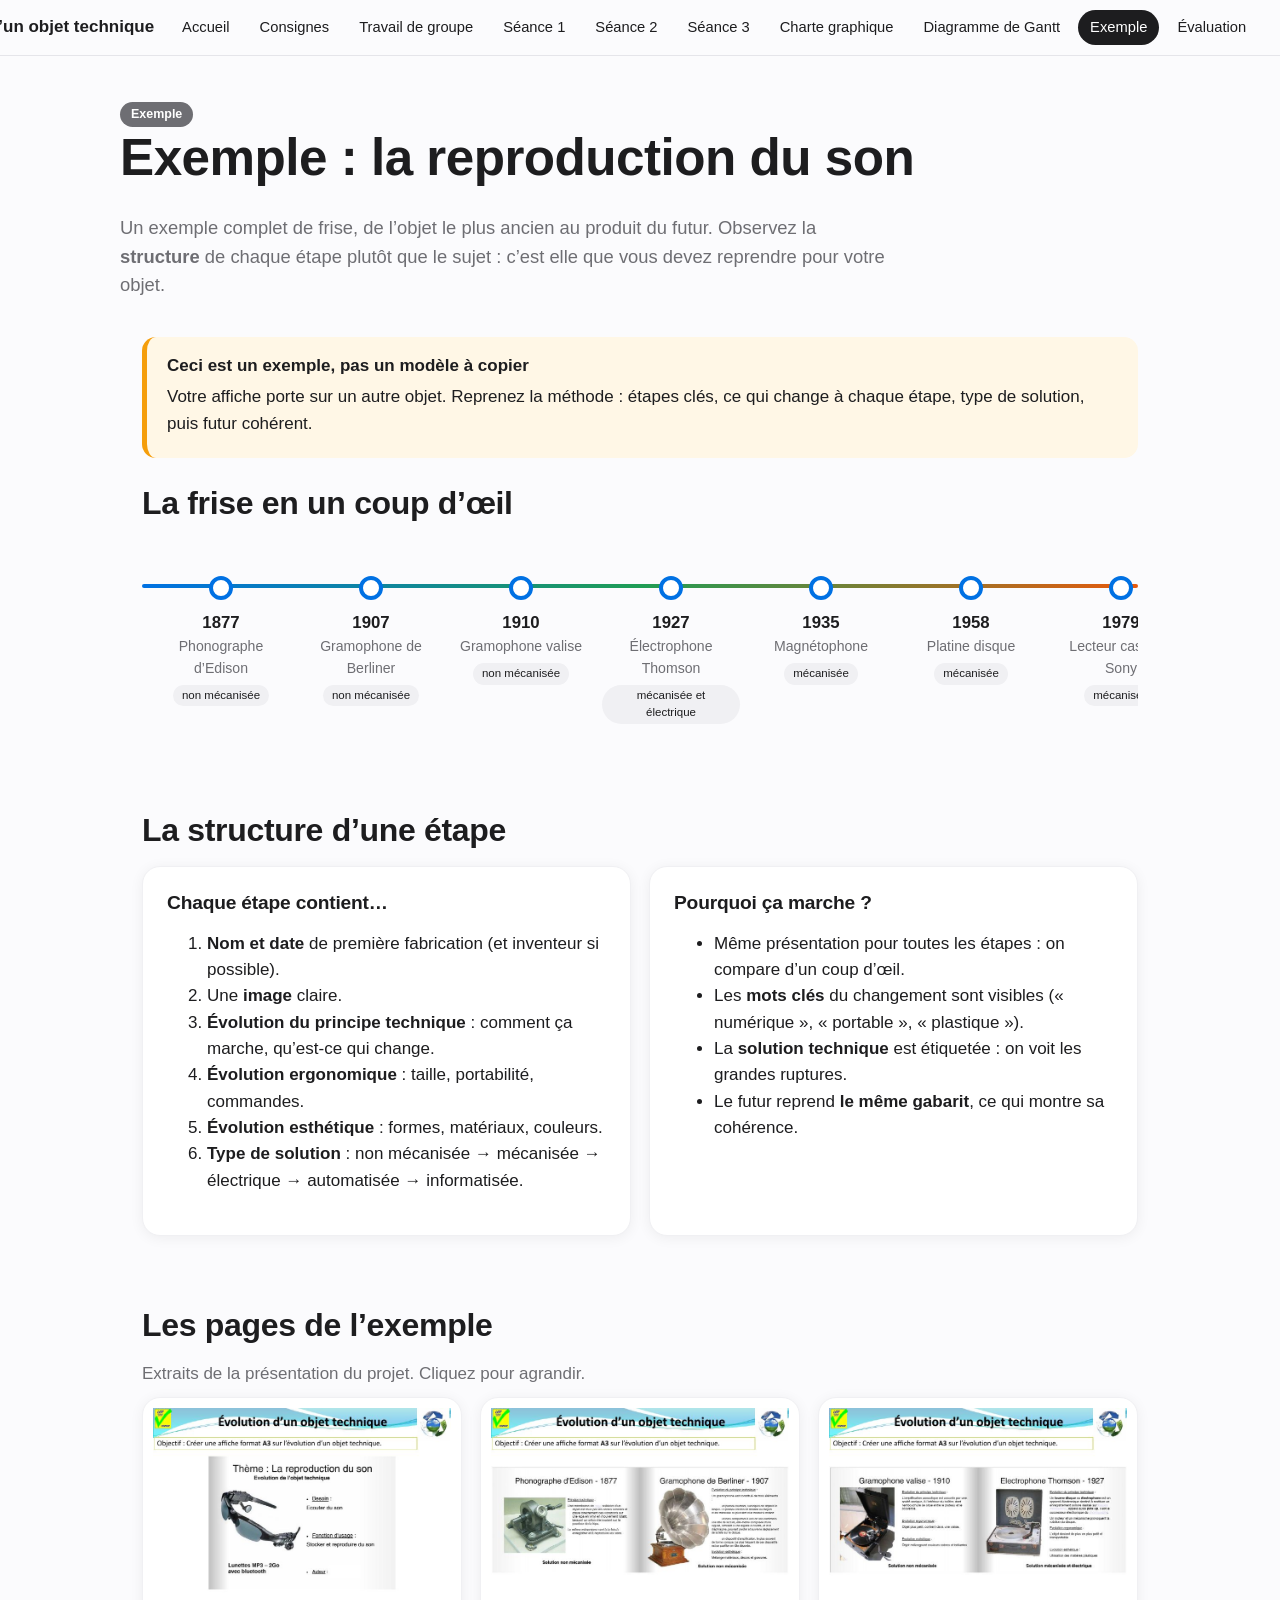
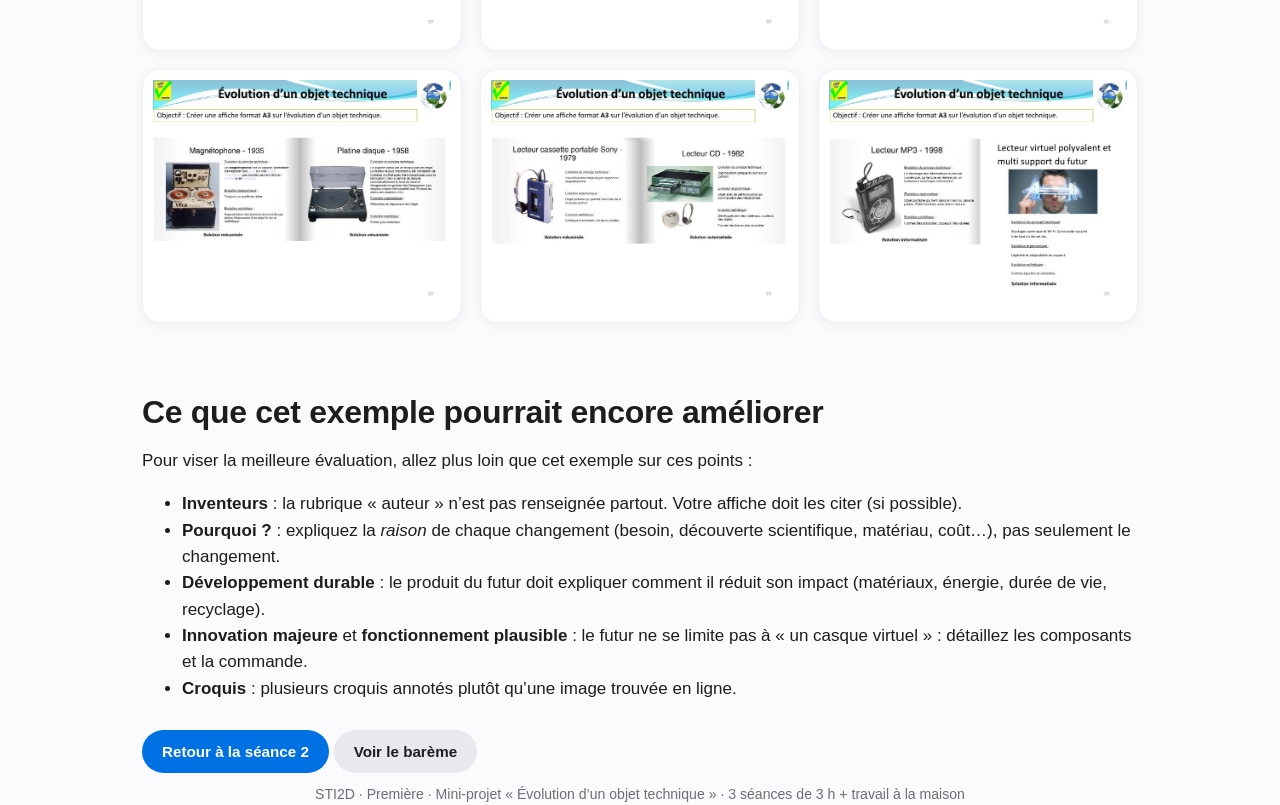
<file: pages/exemple.html>
<!DOCTYPE html>
<html lang="fr">
<head>
<meta charset="utf-8">
<meta name="viewport" content="width=device-width, initial-scale=1">
<title>Exemple — Évolution d’un objet technique</title>
<link rel="stylesheet" href="../css/style.css">
</head>
<body data-page="exemple" data-root="../">
<header class="container page-head">
  <span class="badge home">Exemple</span>
  <h1>Exemple : la reproduction du son</h1>
  <p class="lead">Un exemple complet de frise, de l’objet le plus ancien au produit du futur. Observez la <strong>structure</strong> de chaque étape plutôt que le sujet : c’est elle que vous devez reprendre pour votre objet.</p>
</header>
<main class="container">

<div class="callout warn">
  <strong>Ceci est un exemple, pas un modèle à copier</strong>
  <p>Votre affiche porte sur un autre objet. Reprenez la méthode : étapes clés, ce qui change à chaque étape, type de solution, puis futur cohérent.</p>
</div>

<h2 style="margin-top:.8em">La frise en un coup d’œil</h2>
<div class="frise">
  <div class="jalon"><div class="an">1877</div><div class="nom">Phonographe d’Edison</div><span class="sol">non mécanisée</span></div>
  <div class="jalon"><div class="an">1907</div><div class="nom">Gramophone de Berliner</div><span class="sol">non mécanisée</span></div>
  <div class="jalon"><div class="an">1910</div><div class="nom">Gramophone valise</div><span class="sol">non mécanisée</span></div>
  <div class="jalon"><div class="an">1927</div><div class="nom">Électrophone Thomson</div><span class="sol">mécanisée et électrique</span></div>
  <div class="jalon"><div class="an">1935</div><div class="nom">Magnétophone</div><span class="sol">mécanisée</span></div>
  <div class="jalon"><div class="an">1958</div><div class="nom">Platine disque</div><span class="sol">mécanisée</span></div>
  <div class="jalon"><div class="an">1979</div><div class="nom">Lecteur cassette Sony</div><span class="sol">mécanisée</span></div>
  <div class="jalon"><div class="an">1982</div><div class="nom">Lecteur CD</div><span class="sol">automatisée</span></div>
  <div class="jalon"><div class="an">1998</div><div class="nom">Lecteur MP3</div><span class="sol">informatisée</span></div>
  <div class="jalon futur"><div class="an">Futur</div><div class="nom">Lecteur virtuel polyvalent et multi-support</div><span class="sol">informatisée</span></div>
</div>

<h2>La structure d’une étape</h2>
<div class="grid g2">
  <div class="card">
    <h3>Chaque étape contient…</h3>
    <ol>
      <li><strong>Nom et date</strong> de première fabrication (et inventeur si possible).</li>
      <li>Une <strong>image</strong> claire.</li>
      <li><strong>Évolution du principe technique</strong> : comment ça marche, qu’est-ce qui change.</li>
      <li><strong>Évolution ergonomique</strong> : taille, portabilité, commandes.</li>
      <li><strong>Évolution esthétique</strong> : formes, matériaux, couleurs.</li>
      <li><strong>Type de solution</strong> : non mécanisée → mécanisée → électrique → automatisée → informatisée.</li>
    </ol>
  </div>
  <div class="card">
    <h3>Pourquoi ça marche ?</h3>
    <ul>
      <li>Même présentation pour toutes les étapes : on compare d’un coup d’œil.</li>
      <li>Les <strong>mots clés</strong> du changement sont visibles (« numérique », « portable », « plastique »).</li>
      <li>La <strong>solution technique</strong> est étiquetée : on voit les grandes ruptures.</li>
      <li>Le futur reprend <strong>le même gabarit</strong>, ce qui montre sa cohérence.</li>
    </ul>
  </div>
</div>

<h2>Les pages de l’exemple</h2>
<p class="muted">Extraits de la présentation du projet. Cliquez pour agrandir.</p>
<div class="grid g2">
  <a href="../images/exemple-p19.jpg" target="_blank" class="card link" style="padding:10px"><img src="../images/exemple-p19.jpg" alt="Exemple : thème, besoin et fonction d’usage de l’objet" loading="lazy"></a>
  <a href="../images/exemple-p20.jpg" target="_blank" class="card link" style="padding:10px"><img src="../images/exemple-p20.jpg" alt="Phonographe d’Edison 1877 et gramophone de Berliner 1907" loading="lazy"></a>
  <a href="../images/exemple-p21.jpg" target="_blank" class="card link" style="padding:10px"><img src="../images/exemple-p21.jpg" alt="Gramophone valise 1910 et électrophone Thomson 1927" loading="lazy"></a>
  <a href="../images/exemple-p22.jpg" target="_blank" class="card link" style="padding:10px"><img src="../images/exemple-p22.jpg" alt="Magnétophone 1935 et platine disque 1958" loading="lazy"></a>
  <a href="../images/exemple-p23.jpg" target="_blank" class="card link" style="padding:10px"><img src="../images/exemple-p23.jpg" alt="Lecteur cassette Sony 1979 et lecteur CD 1982" loading="lazy"></a>
  <a href="../images/exemple-p24.jpg" target="_blank" class="card link" style="padding:10px"><img src="../images/exemple-p24.jpg" alt="Lecteur MP3 1998 et lecteur virtuel du futur" loading="lazy"></a>
</div>

<h2>Ce que cet exemple pourrait encore améliorer</h2>
<p>Pour viser la meilleure évaluation, allez plus loin que cet exemple sur ces points :</p>
<ul>
  <li><strong>Inventeurs</strong> : la rubrique « auteur » n’est pas renseignée partout. Votre affiche doit les citer (si possible).</li>
  <li><strong>Pourquoi ?</strong> : expliquez la <em>raison</em> de chaque changement (besoin, découverte scientifique, matériau, coût…), pas seulement le changement.</li>
  <li><strong>Développement durable</strong> : le produit du futur doit expliquer comment il réduit son impact (matériaux, énergie, durée de vie, recyclage).</li>
  <li><strong>Innovation majeure</strong> et <strong>fonctionnement plausible</strong> : le futur ne se limite pas à « un casque virtuel » : détaillez les composants et la commande.</li>
  <li><strong>Croquis</strong> : plusieurs croquis annotés plutôt qu’une image trouvée en ligne.</li>
</ul>

<p style="margin-top:28px"><a class="btn" href="seance2.html">Retour à la séance 2</a> <a class="btn secondary" href="bareme.html">Voir le barème</a></p>
</main>
<script src="../js/common.js"></script>
</body>
</html>
</file>
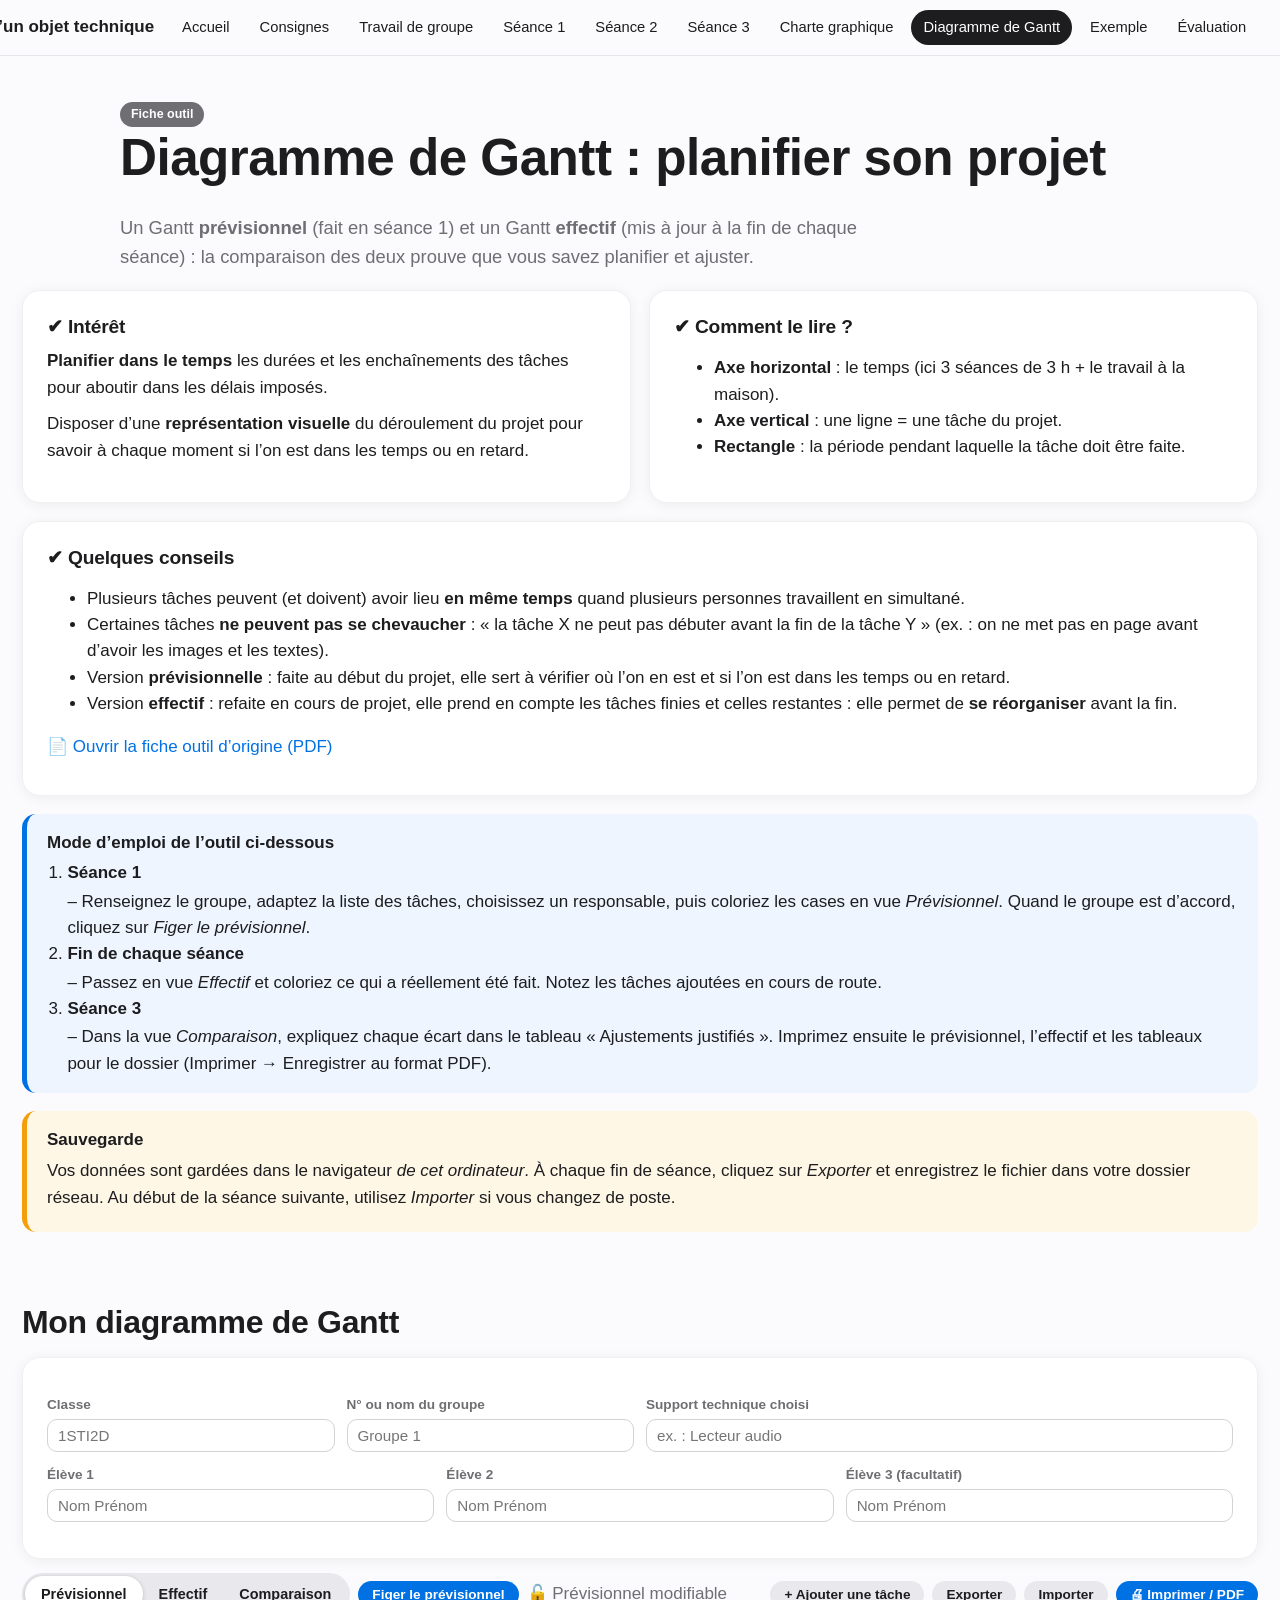
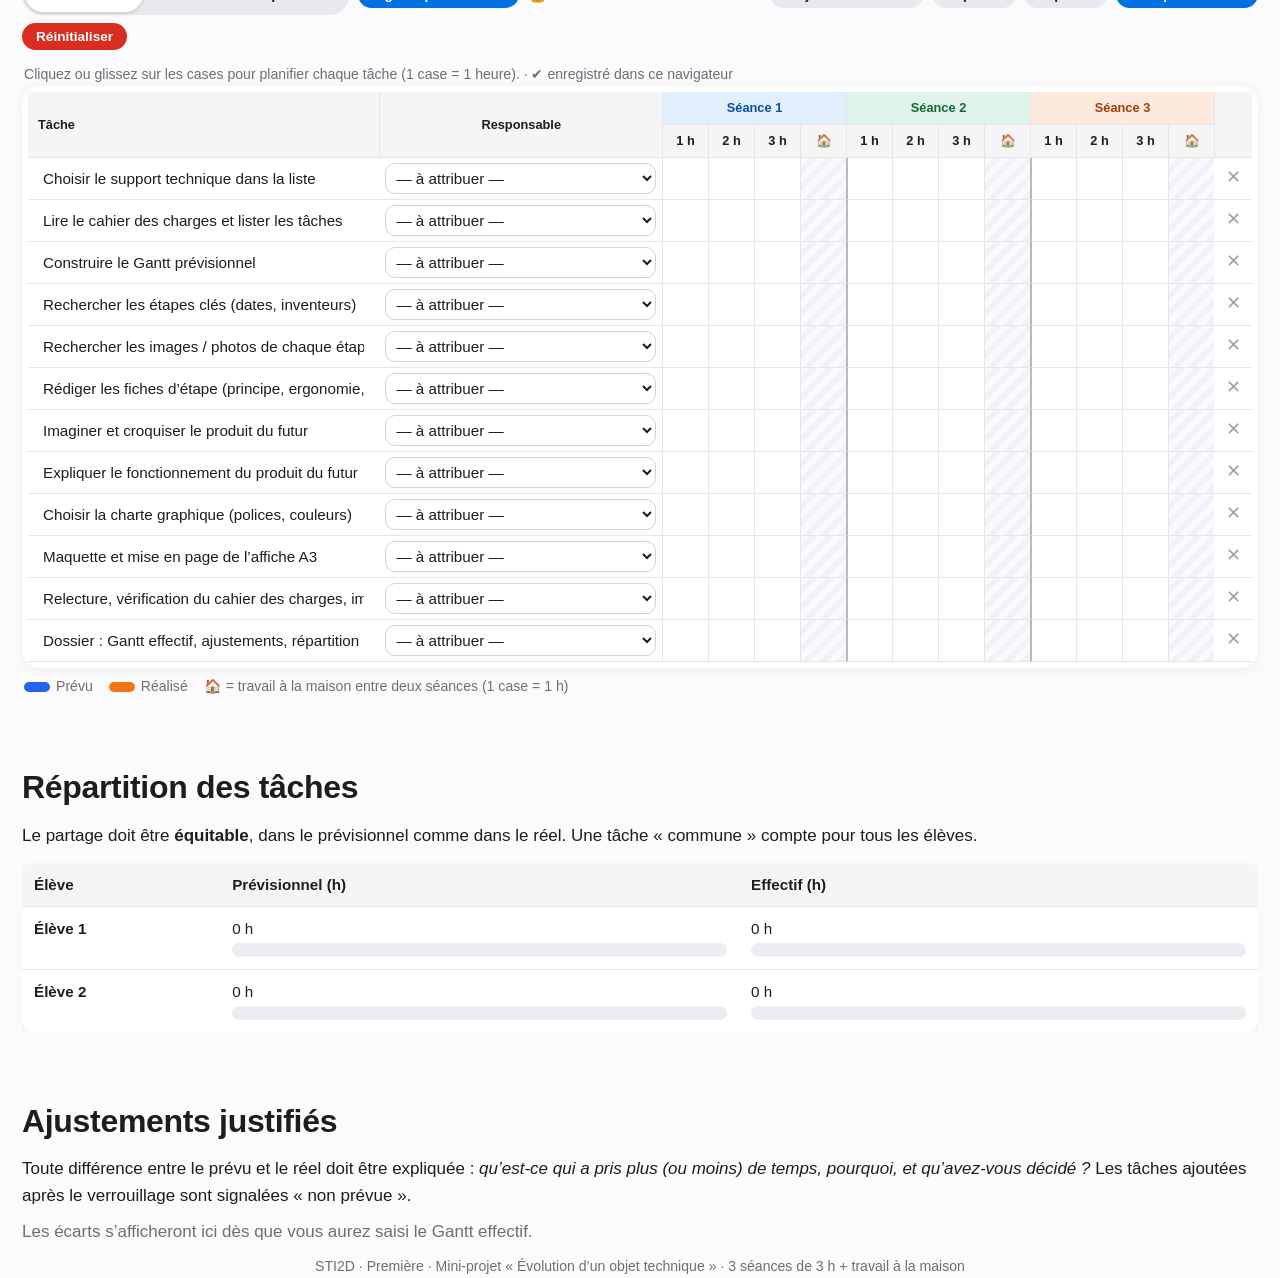
<file: pages/gantt.html>
<!DOCTYPE html>
<html lang="fr">
<head>
<meta charset="utf-8">
<meta name="viewport" content="width=device-width, initial-scale=1">
<title>Diagramme de Gantt — Évolution d’un objet technique</title>
<link rel="stylesheet" href="../css/style.css">
</head>
<body data-page="gantt" data-root="../">
<header class="container page-head noprint">
  <span class="badge home">Fiche outil</span>
  <h1>Diagramme de Gantt : planifier son projet</h1>
  <p class="lead">Un Gantt <strong>prévisionnel</strong> (fait en séance 1) et un Gantt <strong>effectif</strong> (mis à jour à la fin de chaque séance) : la comparaison des deux prouve que vous savez planifier et ajuster.</p>
</header>

<main class="container wide">

<section class="noprint">
  <div class="grid g2">
    <div class="card">
      <h3>✔ Intérêt</h3>
      <p><strong>Planifier dans le temps</strong> les durées et les enchaînements des tâches pour aboutir dans les délais imposés.</p>
      <p>Disposer d’une <strong>représentation visuelle</strong> du déroulement du projet pour savoir à chaque moment si l’on est dans les temps ou en retard.</p>
    </div>
    <div class="card">
      <h3>✔ Comment le lire ?</h3>
      <ul>
        <li><strong>Axe horizontal</strong> : le temps (ici 3 séances de 3 h + le travail à la maison).</li>
        <li><strong>Axe vertical</strong> : une ligne = une tâche du projet.</li>
        <li><strong>Rectangle</strong> : la période pendant laquelle la tâche doit être faite.</li>
      </ul>
    </div>
  </div>
  <div class="card" style="margin-top:18px">
    <h3>✔ Quelques conseils</h3>
    <ul>
      <li>Plusieurs tâches peuvent (et doivent) avoir lieu <strong>en même temps</strong> quand plusieurs personnes travaillent en simultané.</li>
      <li>Certaines tâches <strong>ne peuvent pas se chevaucher</strong> : « la tâche X ne peut pas débuter avant la fin de la tâche Y » (ex. : on ne met pas en page avant d’avoir les images et les textes).</li>
      <li>Version <strong>prévisionnelle</strong> : faite au début du projet, elle sert à vérifier où l’on en est et si l’on est dans les temps ou en retard.</li>
      <li>Version <strong>effectif</strong> : refaite en cours de projet, elle prend en compte les tâches finies et celles restantes : elle permet de <strong>se réorganiser</strong> avant la fin.</li>
    </ul>
    <p><a href="../documents/fiche-outil-gantt.pdf" target="_blank">📄 Ouvrir la fiche outil d’origine (PDF)</a></p>
  </div>

  <div class="callout">
    <strong>Mode d’emploi de l’outil ci-dessous</strong>
    <ol style="margin:4px 0 0;padding-left:1.2em">
      <li><strong>Séance 1</strong> – Renseignez le groupe, adaptez la liste des tâches, choisissez un responsable, puis coloriez les cases en vue <em>Prévisionnel</em>. Quand le groupe est d’accord, cliquez sur <em>Figer le prévisionnel</em>.</li>
      <li><strong>Fin de chaque séance</strong> – Passez en vue <em>Effectif</em> et coloriez ce qui a réellement été fait. Notez les tâches ajoutées en cours de route.</li>
      <li><strong>Séance 3</strong> – Dans la vue <em>Comparaison</em>, expliquez chaque écart dans le tableau « Ajustements justifiés ». Imprimez ensuite le prévisionnel, l’effectif et les tableaux pour le dossier (Imprimer → Enregistrer au format PDF).</li>
    </ol>
  </div>
  <div class="callout warn">
    <strong>Sauvegarde</strong>
    <p>Vos données sont gardées dans le navigateur <em>de cet ordinateur</em>. À chaque fin de séance, cliquez sur <em>Exporter</em> et enregistrez le fichier dans votre dossier réseau. Au début de la séance suivante, utilisez <em>Importer</em> si vous changez de poste.</p>
  </div>
</section>

<h2 class="noprint">Mon diagramme de Gantt</h2>

<section class="card noprint">
  <div class="fieldrow">
    <label class="field">Classe<input type="text" id="f-classe" placeholder="1STI2D"></label>
    <label class="field">N° ou nom du groupe<input type="text" id="f-groupe" placeholder="Groupe 1"></label>
    <label class="field" style="grid-column:span 2">Support technique choisi<input type="text" id="f-support" placeholder="ex. : Lecteur audio"></label>
  </div>
  <div class="fieldrow">
    <label class="field">Élève 1<input type="text" id="f-nom1" placeholder="Nom Prénom"></label>
    <label class="field">Élève 2<input type="text" id="f-nom2" placeholder="Nom Prénom"></label>
    <label class="field">Élève 3 (facultatif)<input type="text" id="f-nom3" placeholder="Nom Prénom"></label>
  </div>
</section>

<div class="toolbar">
  <div class="seg" role="group" aria-label="Vue">
    <button data-view="plan" class="on">Prévisionnel</button>
    <button data-view="real">Effectif</button>
    <button data-view="compare">Comparaison</button>
  </div>
  <button class="btn small" id="btn-lock">Figer le prévisionnel</button>
  <span id="lockstate"></span>
  <span style="flex:1"></span>
  <button class="btn small secondary" id="btn-add">+ Ajouter une tâche</button>
  <button class="btn small secondary" id="btn-export">Exporter</button>
  <button class="btn small secondary" id="btn-import">Importer</button>
  <input type="file" id="file-import" accept=".json,application/json" class="hide">
  <button class="btn small" id="btn-print">🖨 Imprimer / PDF</button>
  <button class="btn small danger" id="btn-reset">Réinitialiser</button>
</div>
<p class="noprint" style="margin:0 2px;font-size:.88rem;color:var(--muted)"><span id="hint"></span> · <span id="savestate"></span></p>
<div id="flash" class="callout warn hide noprint" role="status"></div>

<div id="printhead" class="printonly"></div>

<div class="gwrap">
<table class="gantt" id="gantt">
  <thead>
    <tr>
      <th rowspan="2" style="text-align:left;padding:8px 10px;border-left:0">Tâche</th>
      <th rowspan="2">Responsable</th>
      <th colspan="4" class="sg1">Séance 1</th>
      <th colspan="4" class="sg2">Séance 2</th>
      <th colspan="4" class="sg3">Séance 3</th>
      <th rowspan="2"></th>
    </tr>
    <tr>
      <th>1 h</th><th>2 h</th><th>3 h</th><th>🏠</th>
      <th>1 h</th><th>2 h</th><th>3 h</th><th>🏠</th>
      <th>1 h</th><th>2 h</th><th>3 h</th><th>🏠</th>
    </tr>
  </thead>
  <tbody id="gbody"></tbody>
</table>
</div>
<div class="legend">
  <span><i style="background:var(--plan)"></i>Prévu</span>
  <span><i style="background:var(--real)"></i>Réalisé</span>
  <span>🏠 = travail à la maison entre deux séances (1 case = 1 h)</span>
</div>

<h2>Répartition des tâches</h2>
<p class="noprint">Le partage doit être <strong>équitable</strong>, dans le prévisionnel comme dans le réel. Une tâche « commune » compte pour tous les élèves.</p>
<div id="repartition"></div>

<h2>Ajustements justifiés</h2>
<p class="noprint">Toute différence entre le prévu et le réel doit être expliquée : <em>qu’est-ce qui a pris plus (ou moins) de temps, pourquoi, et qu’avez-vous décidé ?</em> Les tâches ajoutées après le verrouillage sont signalées « non prévue ».</p>
<div id="ecarts"></div>

</main>

<script src="../js/store.js"></script>
<script src="../js/common.js"></script>
<script src="../js/gantt.js"></script>
</body>
</html>
</file>
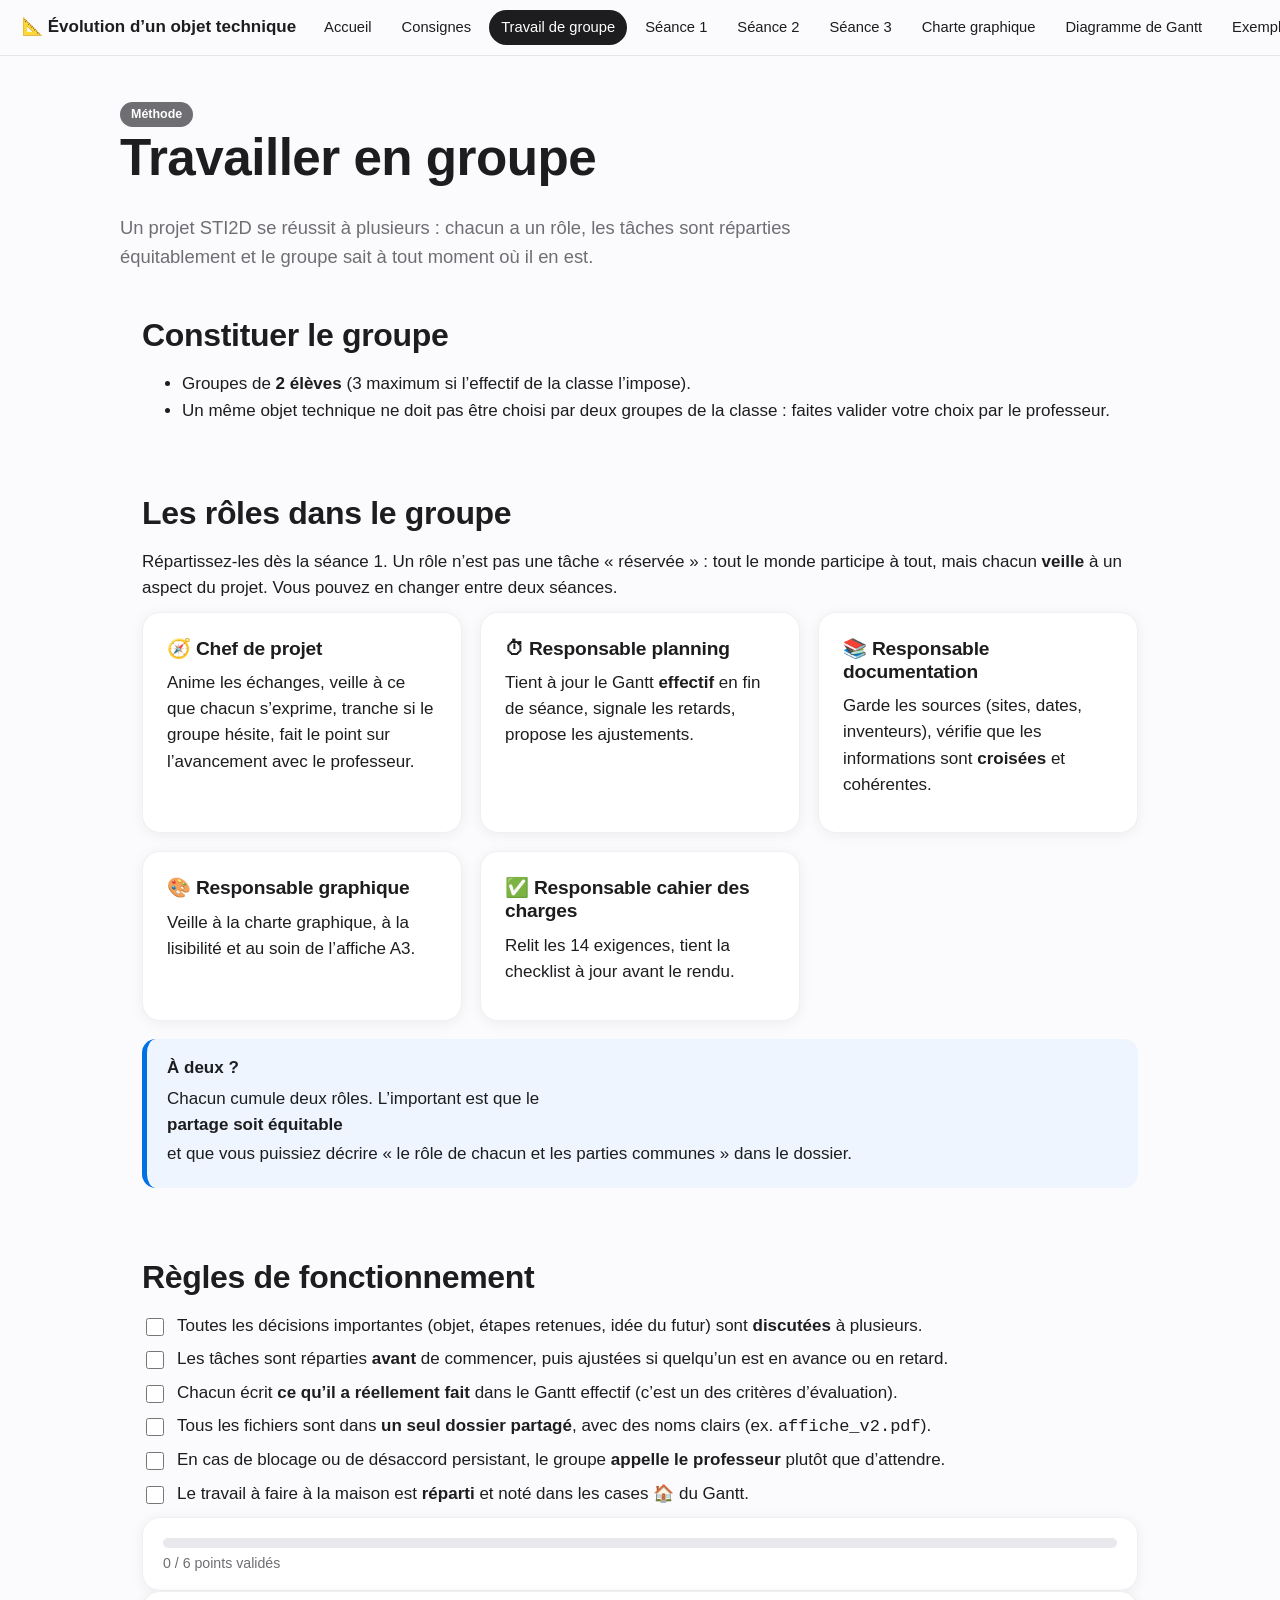
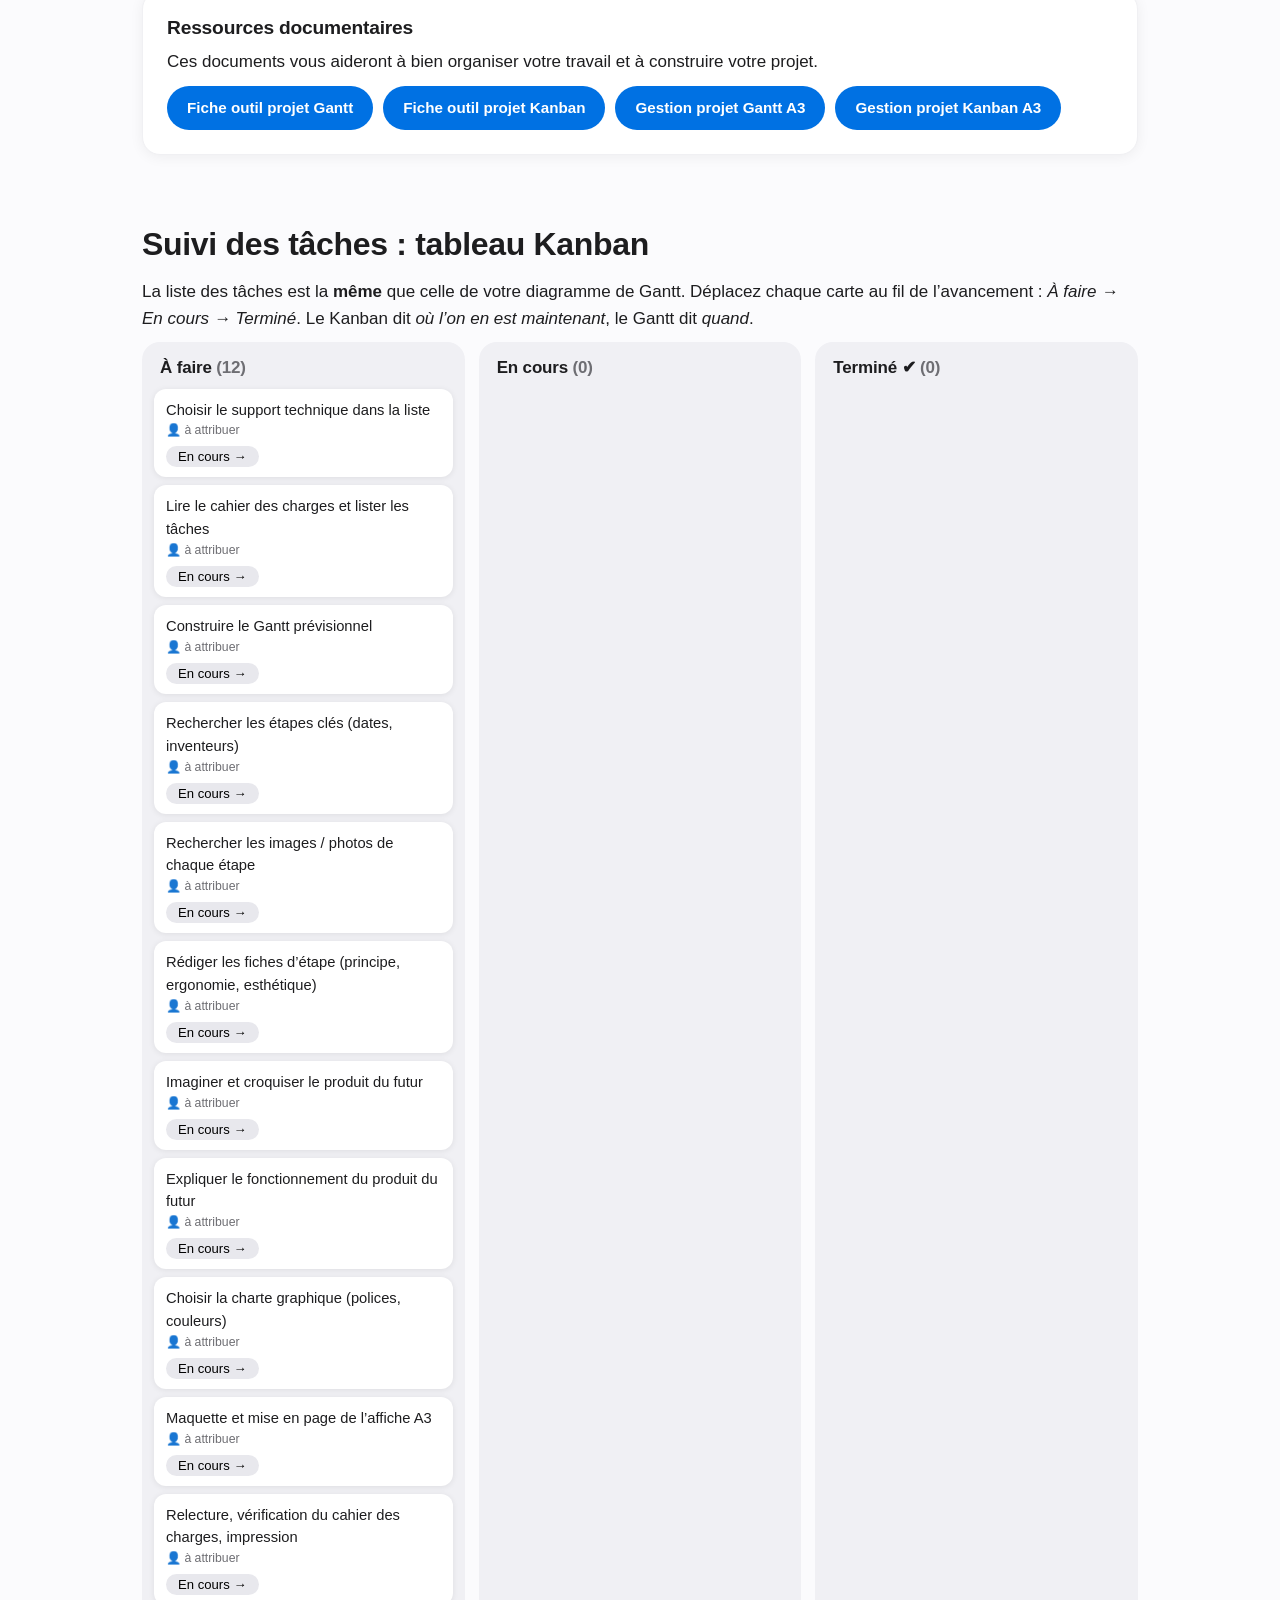
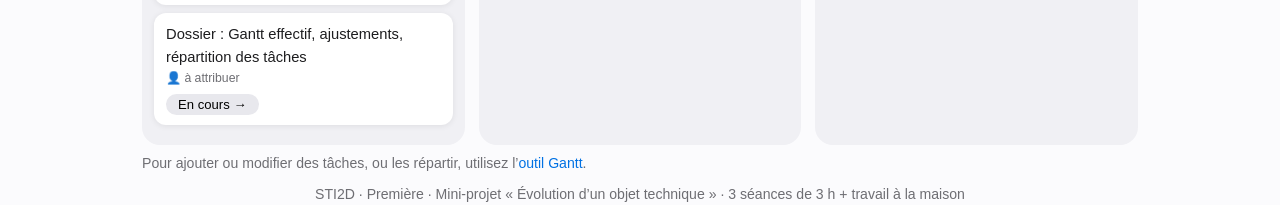
<file: pages/groupe.html>
<!DOCTYPE html>
<html lang="fr">
<head>
<meta charset="utf-8">
<meta name="viewport" content="width=device-width, initial-scale=1">
<title>Travail de groupe — Évolution d’un objet technique</title>
<link rel="stylesheet" href="../css/style.css">
</head>
<body data-page="groupe" data-root="../">
<header class="container page-head">
  <span class="badge home">Méthode</span>
  <h1>Travailler en groupe</h1>
  <p class="lead">Un projet STI2D se réussit à plusieurs : chacun a un rôle, les tâches sont réparties équitablement et le groupe sait à tout moment où il en est.</p>
</header>
<main class="container">

<h2 style="margin-top:.8em">Constituer le groupe</h2>
<ul>
  <li>Groupes de <strong>2 élèves</strong> (3 maximum si l’effectif de la classe l’impose).</li>
  <li>Un même objet technique ne doit pas être choisi par deux groupes de la classe : faites valider votre choix par le professeur.</li>
</ul>

<h2>Les rôles dans le groupe</h2>
<p>Répartissez-les dès la séance 1. Un rôle n’est pas une tâche « réservée » : tout le monde participe à tout, mais chacun <strong>veille</strong> à un aspect du projet. Vous pouvez en changer entre deux séances.</p>
<div class="grid g3">
  <div class="card"><h3>🧭 Chef de projet</h3><p>Anime les échanges, veille à ce que chacun s’exprime, tranche si le groupe hésite, fait le point sur l’avancement avec le professeur.</p></div>
  <div class="card"><h3>⏱ Responsable planning</h3><p>Tient à jour le Gantt <strong>effectif</strong> en fin de séance, signale les retards, propose les ajustements.</p></div>
  <div class="card"><h3>📚 Responsable documentation</h3><p>Garde les sources (sites, dates, inventeurs), vérifie que les informations sont <strong>croisées</strong> et cohérentes.</p></div>
  <div class="card"><h3>🎨 Responsable graphique</h3><p>Veille à la charte graphique, à la lisibilité et au soin de l’affiche A3.</p></div>
  <div class="card"><h3>✅ Responsable cahier des charges</h3><p>Relit les 14 exigences, tient la checklist à jour avant le rendu.</p></div>
</div>
<div class="callout">
  <strong>À deux ?</strong>
  <p>Chacun cumule deux rôles. L’important est que le <strong>partage soit équitable</strong> et que vous puissiez décrire « le rôle de chacun et les parties communes » dans le dossier.</p>
</div>

<h2>Règles de fonctionnement</h2>
<ul class="checklist">
  <li><label><input type="checkbox" data-key="groupe-1"><span>Toutes les décisions importantes (objet, étapes retenues, idée du futur) sont <strong>discutées</strong> à plusieurs.</span></label></li>
  <li><label><input type="checkbox" data-key="groupe-2"><span>Les tâches sont réparties <strong>avant</strong> de commencer, puis ajustées si quelqu’un est en avance ou en retard.</span></label></li>
  <li><label><input type="checkbox" data-key="groupe-3"><span>Chacun écrit <strong>ce qu’il a réellement fait</strong> dans le Gantt effectif (c’est un des critères d’évaluation).</span></label></li>
  <li><label><input type="checkbox" data-key="groupe-4"><span>Tous les fichiers sont dans <strong>un seul dossier partagé</strong>, avec des noms clairs (ex. <code>affiche_v2.pdf</code>).</span></label></li>
  <li><label><input type="checkbox" data-key="groupe-5"><span>En cas de blocage ou de désaccord persistant, le groupe <strong>appelle le professeur</strong> plutôt que d’attendre.</span></label></li>
  <li><label><input type="checkbox" data-key="groupe-6"><span>Le travail à faire à la maison est <strong>réparti</strong> et noté dans les cases 🏠 du Gantt.</span></label></li>
</ul>
<div class="card noprint" data-progress="groupe" style="padding:14px 20px">
  <div class="progress"><div></div></div><small class="txt muted"></small>
</div>

<div class="card" style="margin:0 0 20px;">
  <h3 style="margin-top:0">Ressources documentaires</h3>
  <p>Ces documents vous aideront à bien organiser votre travail et à construire votre projet.</p>
  <div style="display:flex;flex-wrap:wrap;gap:10px;">
    <a class="btn" href="documents/fiche-outil-projet-gantt.pdf" target="_blank" rel="noopener">Fiche outil projet Gantt</a>
    <a class="btn" href="documents/fiche-outil-projet-kanban.pdf" target="_blank" rel="noopener">Fiche outil projet Kanban</a>
    <a class="btn" href="documents/gestion-projet-gantt-A3.pdf" target="_blank" rel="noopener">Gestion projet Gantt A3</a>
    <a class="btn" href="documents/gestion-projet-kanban-A3.pdf" target="_blank" rel="noopener">Gestion projet Kanban A3</a>
  </div>
</div>


<h2>Suivi des tâches : tableau Kanban</h2>
<p>La liste des tâches est la <strong>même</strong> que celle de votre diagramme de Gantt. Déplacez chaque carte au fil de l’avancement : <em>À faire → En cours → Terminé</em>. Le Kanban dit <em>où l’on en est maintenant</em>, le Gantt dit <em>quand</em>.</p>
<div id="kanban" class="kanban"></div>
<p class="muted" style="font-size:.88rem">Pour ajouter ou modifier des tâches, ou les répartir, utilisez l’<a href="gantt.html">outil Gantt</a>.</p>

</main>
<script src="../js/store.js"></script>
<script src="../js/common.js"></script>
<script>
(function(){
  let data = EvoStore.load();
  const cols = [["todo","À faire"],["doing","En cours"],["done","Terminé ✔"]];
  const esc = s => String(s||"").replace(/[&<>"]/g,c=>({"&":"&amp;","<":"&lt;",">":"&gt;",'"':"&quot;"}[c]));
  function who(t){
    if(t.who==="all") return "Tous";
    if(t.who==="") return "à attribuer";
    return (data.group.noms[+t.who]||"").trim() || ("Élève "+(+t.who+1));
  }
  function render(){
    const k = document.getElementById("kanban");
    k.innerHTML = "";
    cols.forEach(([key,label],ci)=>{
      const col = document.createElement("div");
      col.className = "kcol";
      const items = data.tasks.map((t,i)=>({t,i})).filter(x=>x.t.status===key);
      col.innerHTML = `<h4>${label} <span class="muted">(${items.length})</span></h4>`;
      items.forEach(({t,i})=>{
        const c = document.createElement("div");
        c.className = "kcard";
        c.innerHTML = `${esc(t.name)||"<em>sans nom</em>"}<small>👤 ${esc(who(t))}</small><div class="mv"></div>`;
        const mv = c.querySelector(".mv");
        if(ci>0){ const b=document.createElement("button"); b.textContent="← "+cols[ci-1][1].replace(" ✔",""); b.onclick=()=>move(i,cols[ci-1][0]); mv.appendChild(b); }
        if(ci<2){ const b=document.createElement("button"); b.textContent=cols[ci+1][1].replace(" ✔","")+" →"; b.onclick=()=>move(i,cols[ci+1][0]); mv.appendChild(b); }
        col.appendChild(c);
      });
      k.appendChild(col);
    });
  }
  function move(i,s){ data.tasks[i].status=s; EvoStore.save(data); render(); }
  render();
})();
</script>
</body>
</html>
</file>
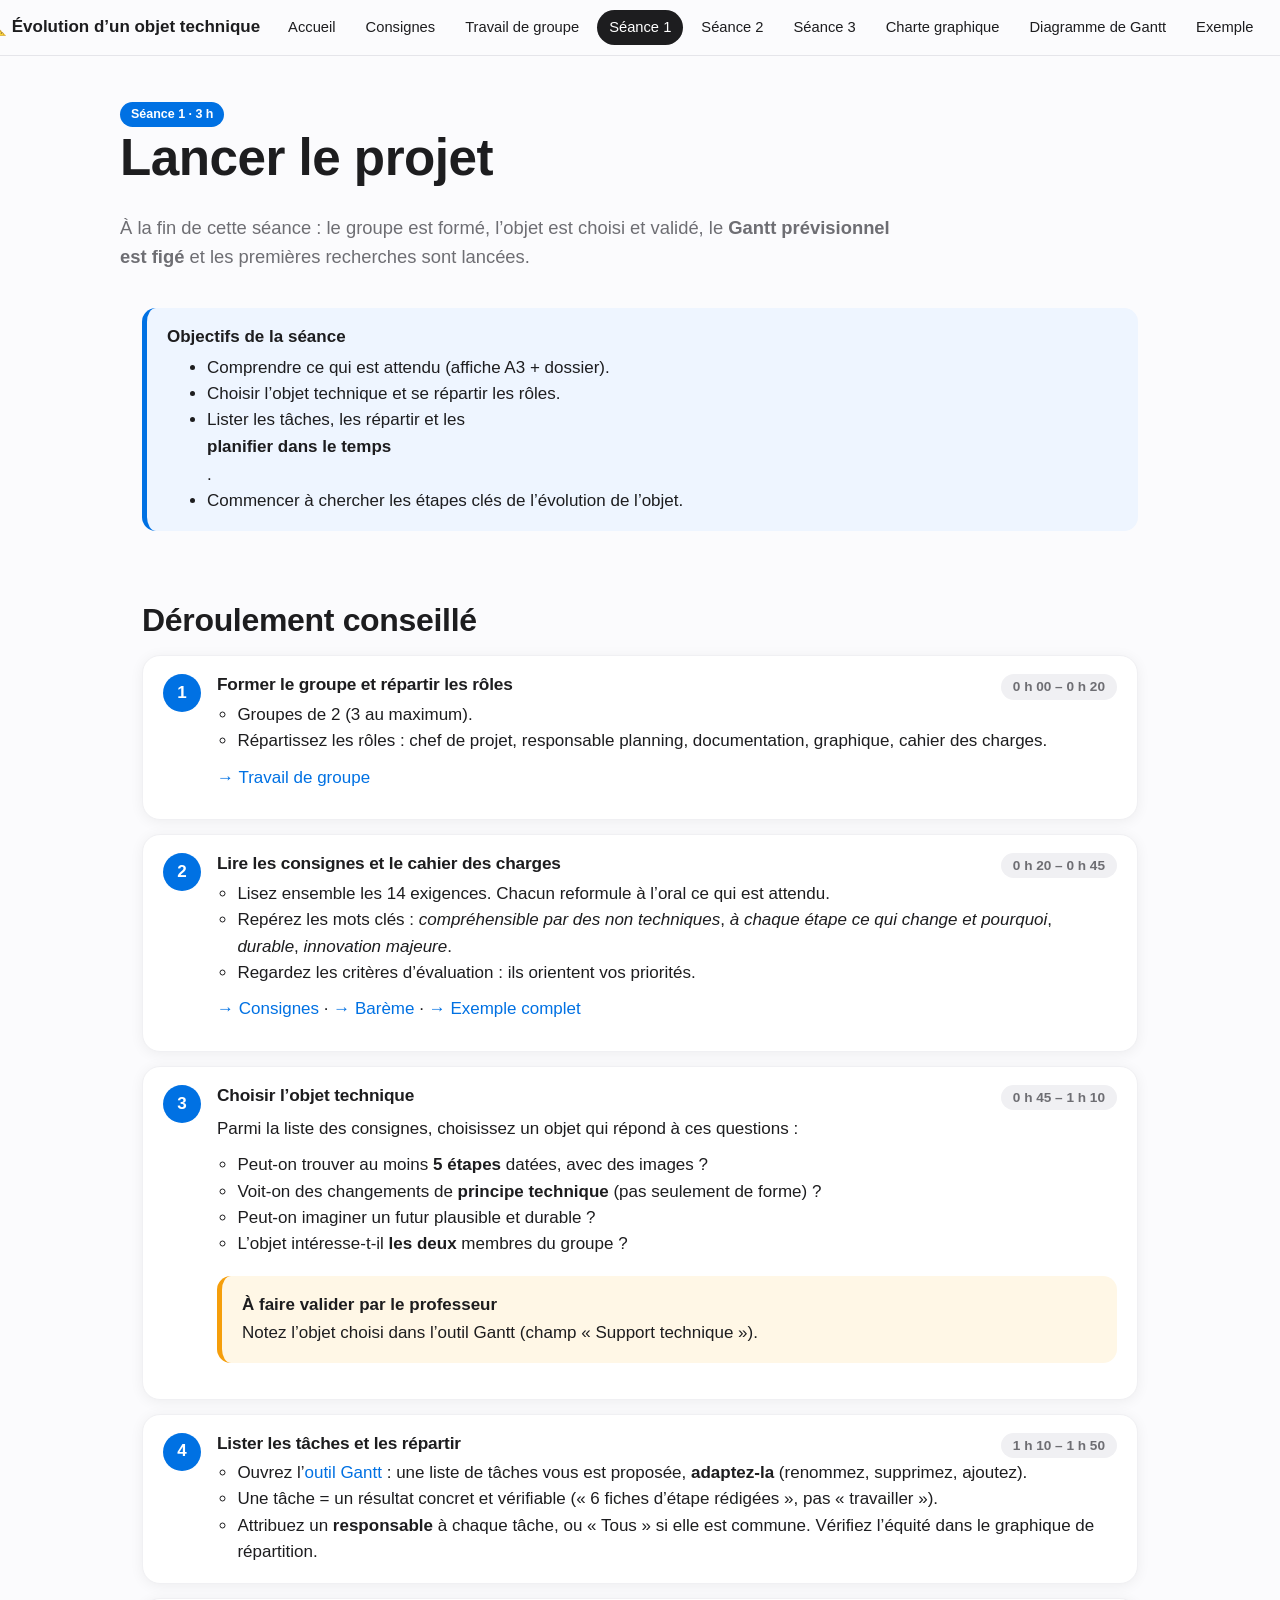
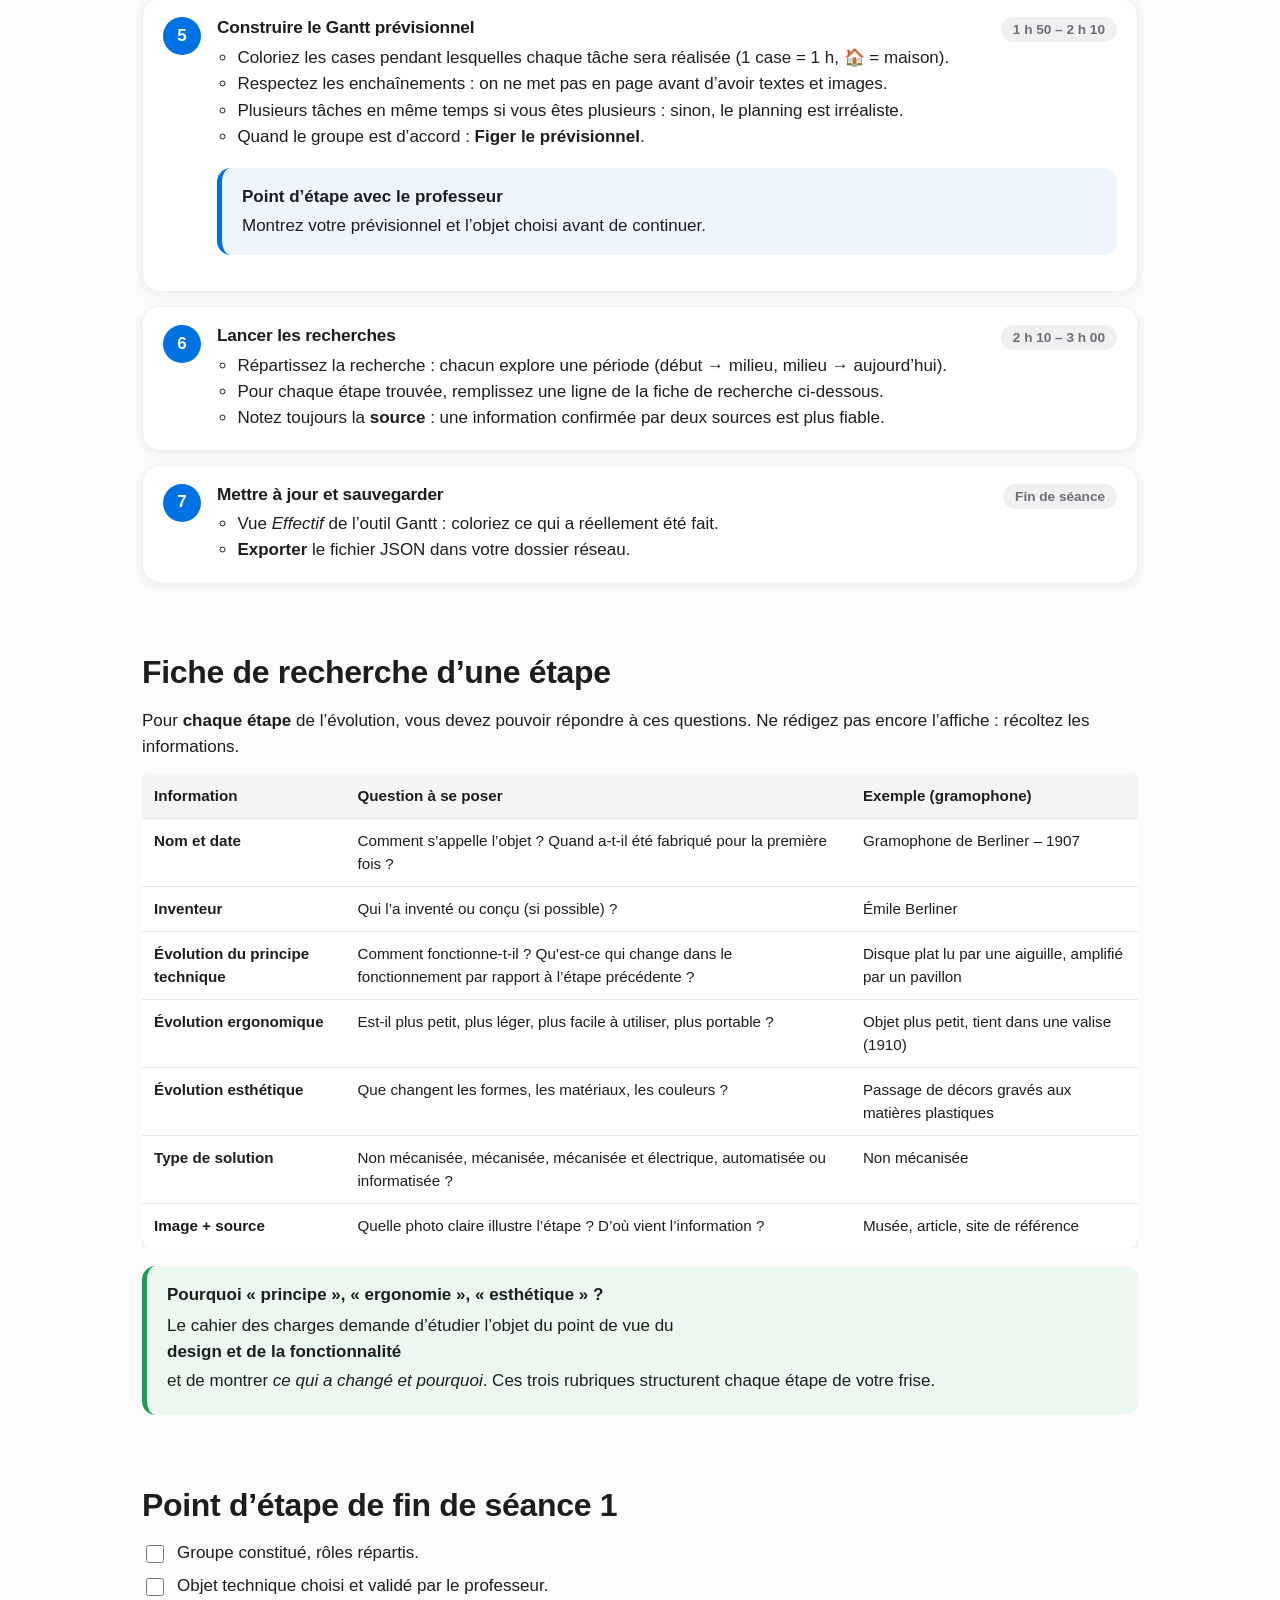
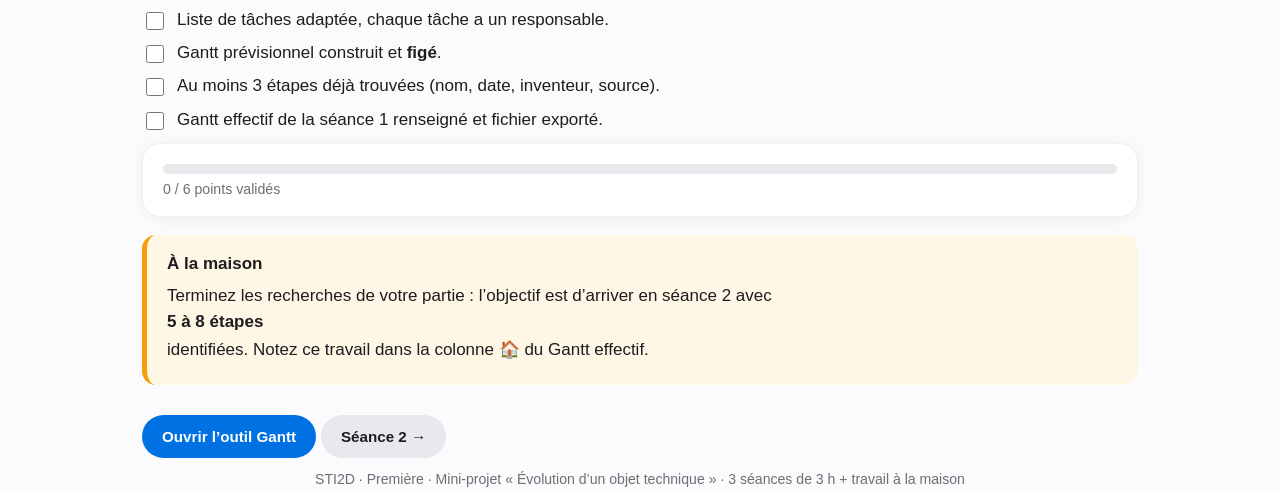
<file: pages/seance1.html>
<!DOCTYPE html>
<html lang="fr">
<head>
<meta charset="utf-8">
<meta name="viewport" content="width=device-width, initial-scale=1">
<title>Séance 1 — Évolution d’un objet technique</title>
<link rel="stylesheet" href="../css/style.css">
</head>
<body data-page="seance1" data-root="../">
<header class="container page-head">
  <span class="badge s1">Séance 1 · 3 h</span>
  <h1>Lancer le projet</h1>
  <p class="lead">À la fin de cette séance : le groupe est formé, l’objet est choisi et validé, le <strong>Gantt prévisionnel est figé</strong> et les premières recherches sont lancées.</p>
</header>
<main class="container">

<div class="callout">
  <strong>Objectifs de la séance</strong>
  <ul style="margin:4px 0 0">
    <li>Comprendre ce qui est attendu (affiche A3 + dossier).</li>
    <li>Choisir l’objet technique et se répartir les rôles.</li>
    <li>Lister les tâches, les répartir et les <strong>planifier dans le temps</strong>.</li>
    <li>Commencer à chercher les étapes clés de l’évolution de l’objet.</li>
  </ul>
</div>

<h2>Déroulement conseillé</h2>
<ol class="steps">
  <li>
    <span class="time">0 h 00 – 0 h 20</span>
    <h4>Former le groupe et répartir les rôles</h4>
    <ul>
      <li>Groupes de 2 (3 au maximum).</li>
      <li>Répartissez les rôles : chef de projet, responsable planning, documentation, graphique, cahier des charges.</li>
    </ul>
    <p><a href="groupe.html">→ Travail de groupe</a></p>
  </li>
  <li>
    <span class="time">0 h 20 – 0 h 45</span>
    <h4>Lire les consignes et le cahier des charges</h4>
    <ul>
      <li>Lisez ensemble les 14 exigences. Chacun reformule à l’oral ce qui est attendu.</li>
      <li>Repérez les mots clés : <em>compréhensible par des non techniques</em>, <em>à chaque étape ce qui change et pourquoi</em>, <em>durable</em>, <em>innovation majeure</em>.</li>
      <li>Regardez les critères d’évaluation : ils orientent vos priorités.</li>
    </ul>
    <p><a href="consignes.html">→ Consignes</a> · <a href="bareme.html">→ Barème</a> · <a href="exemple.html">→ Exemple complet</a></p>
  </li>
  <li>
    <span class="time">0 h 45 – 1 h 10</span>
    <h4>Choisir l’objet technique</h4>
    <p>Parmi la liste des consignes, choisissez un objet qui répond à ces questions :</p>
    <ul>
      <li>Peut-on trouver au moins <strong>5 étapes</strong> datées, avec des images ?</li>
      <li>Voit-on des changements de <strong>principe technique</strong> (pas seulement de forme) ?</li>
      <li>Peut-on imaginer un futur plausible et durable ?</li>
      <li>L’objet intéresse-t-il <strong>les deux</strong> membres du groupe ?</li>
    </ul>
    <div class="callout warn"><strong>À faire valider par le professeur</strong>Notez l’objet choisi dans l’outil Gantt (champ « Support technique »).</div>
  </li>
  <li>
    <span class="time">1 h 10 – 1 h 50</span>
    <h4>Lister les tâches et les répartir</h4>
    <ul>
      <li>Ouvrez l’<a href="gantt.html">outil Gantt</a> : une liste de tâches vous est proposée, <strong>adaptez-la</strong> (renommez, supprimez, ajoutez).</li>
      <li>Une tâche = un résultat concret et vérifiable (« 6 fiches d’étape rédigées », pas « travailler »).</li>
      <li>Attribuez un <strong>responsable</strong> à chaque tâche, ou « Tous » si elle est commune. Vérifiez l’équité dans le graphique de répartition.</li>
    </ul>
  </li>
  <li>
    <span class="time">1 h 50 – 2 h 10</span>
    <h4>Construire le Gantt prévisionnel</h4>
    <ul>
      <li>Coloriez les cases pendant lesquelles chaque tâche sera réalisée (1 case = 1 h, 🏠 = maison).</li>
      <li>Respectez les enchaînements : on ne met pas en page avant d’avoir textes et images.</li>
      <li>Plusieurs tâches en même temps si vous êtes plusieurs : sinon, le planning est irréaliste.</li>
      <li>Quand le groupe est d’accord : <strong>Figer le prévisionnel</strong>.</li>
    </ul>
    <div class="callout"><strong>Point d’étape avec le professeur</strong>Montrez votre prévisionnel et l’objet choisi avant de continuer.</div>
  </li>
  <li>
    <span class="time">2 h 10 – 3 h 00</span>
    <h4>Lancer les recherches</h4>
    <ul>
      <li>Répartissez la recherche : chacun explore une période (début → milieu, milieu → aujourd’hui).</li>
      <li>Pour chaque étape trouvée, remplissez une ligne de la fiche de recherche ci-dessous.</li>
      <li>Notez toujours la <strong>source</strong> : une information confirmée par deux sources est plus fiable.</li>
    </ul>
  </li>
  <li>
    <span class="time">Fin de séance</span>
    <h4>Mettre à jour et sauvegarder</h4>
    <ul>
      <li>Vue <em>Effectif</em> de l’outil Gantt : coloriez ce qui a réellement été fait.</li>
      <li><strong>Exporter</strong> le fichier JSON dans votre dossier réseau.</li>
    </ul>
  </li>
</ol>

<h2>Fiche de recherche d’une étape</h2>
<p>Pour <strong>chaque étape</strong> de l’évolution, vous devez pouvoir répondre à ces questions. Ne rédigez pas encore l’affiche : récoltez les informations.</p>
<div class="table-wrap">
<table class="t">
  <thead><tr><th>Information</th><th>Question à se poser</th><th>Exemple (gramophone)</th></tr></thead>
  <tbody>
    <tr><td><strong>Nom et date</strong></td><td>Comment s’appelle l’objet ? Quand a-t-il été fabriqué pour la première fois ?</td><td>Gramophone de Berliner – 1907</td></tr>
    <tr><td><strong>Inventeur</strong></td><td>Qui l’a inventé ou conçu (si possible) ?</td><td>Émile Berliner</td></tr>
    <tr><td><strong>Évolution du principe technique</strong></td><td>Comment fonctionne-t-il ? Qu’est-ce qui change dans le fonctionnement par rapport à l’étape précédente ?</td><td>Disque plat lu par une aiguille, amplifié par un pavillon</td></tr>
    <tr><td><strong>Évolution ergonomique</strong></td><td>Est-il plus petit, plus léger, plus facile à utiliser, plus portable ?</td><td>Objet plus petit, tient dans une valise (1910)</td></tr>
    <tr><td><strong>Évolution esthétique</strong></td><td>Que changent les formes, les matériaux, les couleurs ?</td><td>Passage de décors gravés aux matières plastiques</td></tr>
    <tr><td><strong>Type de solution</strong></td><td>Non mécanisée, mécanisée, mécanisée et électrique, automatisée ou informatisée ?</td><td>Non mécanisée</td></tr>
    <tr><td><strong>Image + source</strong></td><td>Quelle photo claire illustre l’étape ? D’où vient l’information ?</td><td>Musée, article, site de référence</td></tr>
  </tbody>
</table>
</div>

<div class="callout ok">
  <strong>Pourquoi « principe », « ergonomie », « esthétique » ?</strong>
  <p>Le cahier des charges demande d’étudier l’objet du point de vue du <strong>design et de la fonctionnalité</strong> et de montrer <em>ce qui a changé et pourquoi</em>. Ces trois rubriques structurent chaque étape de votre frise.</p>
</div>

<h2>Point d’étape de fin de séance 1</h2>
<ul class="checklist">
  <li><label><input type="checkbox" data-key="s1-1"><span>Groupe constitué, rôles répartis.</span></label></li>
  <li><label><input type="checkbox" data-key="s1-2"><span>Objet technique choisi et validé par le professeur.</span></label></li>
  <li><label><input type="checkbox" data-key="s1-3"><span>Liste de tâches adaptée, chaque tâche a un responsable.</span></label></li>
  <li><label><input type="checkbox" data-key="s1-4"><span>Gantt prévisionnel construit et <strong>figé</strong>.</span></label></li>
  <li><label><input type="checkbox" data-key="s1-5"><span>Au moins 3 étapes déjà trouvées (nom, date, inventeur, source).</span></label></li>
  <li><label><input type="checkbox" data-key="s1-6"><span>Gantt effectif de la séance 1 renseigné et fichier exporté.</span></label></li>
</ul>
<div class="card" data-progress="s1" style="padding:14px 20px"><div class="progress"><div></div></div><small class="txt muted"></small></div>

<div class="callout warn">
  <strong>À la maison</strong>
  <p>Terminez les recherches de votre partie : l’objectif est d’arriver en séance 2 avec <strong>5 à 8 étapes</strong> identifiées. Notez ce travail dans la colonne 🏠 du Gantt effectif.</p>
</div>

<p style="margin-top:30px"><a class="btn" href="gantt.html">Ouvrir l’outil Gantt</a> <a class="btn secondary" href="seance2.html">Séance 2 →</a></p>
</main>
<script src="../js/common.js"></script>
</body>
</html>
</file>
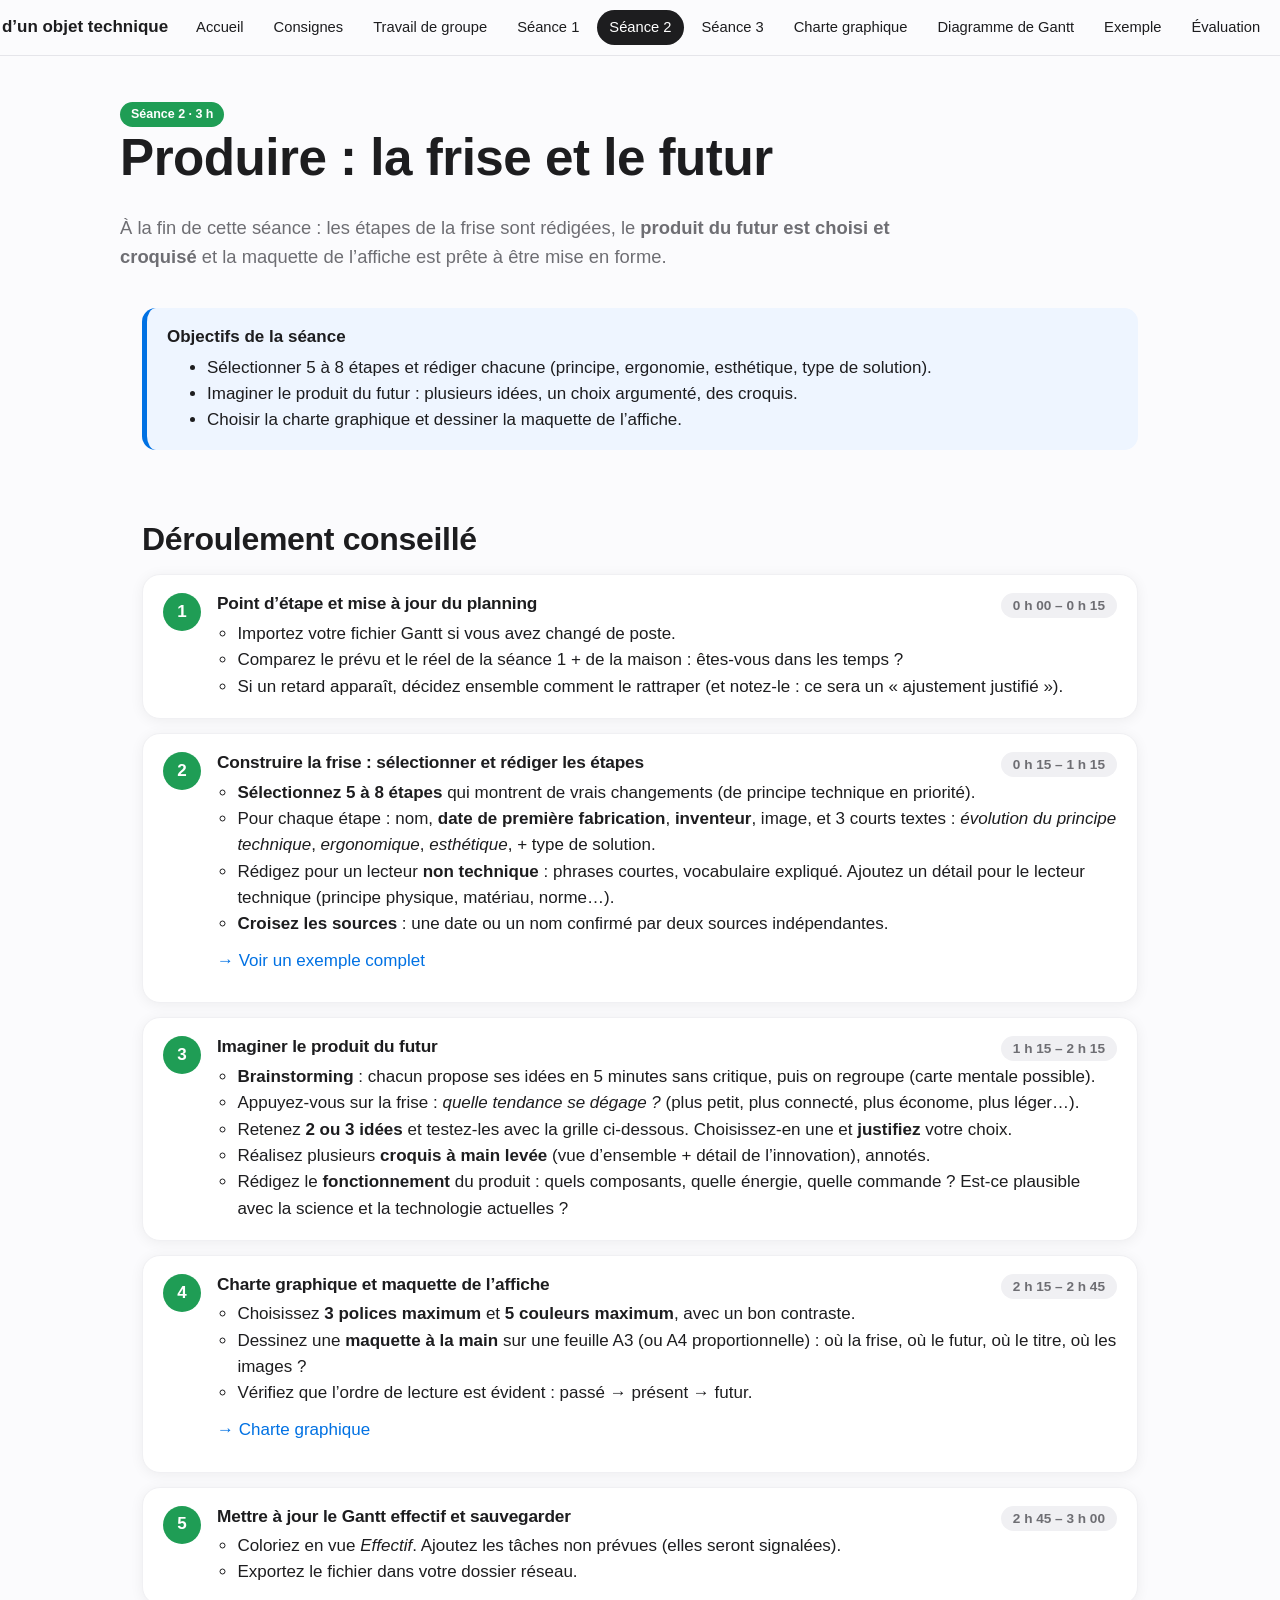
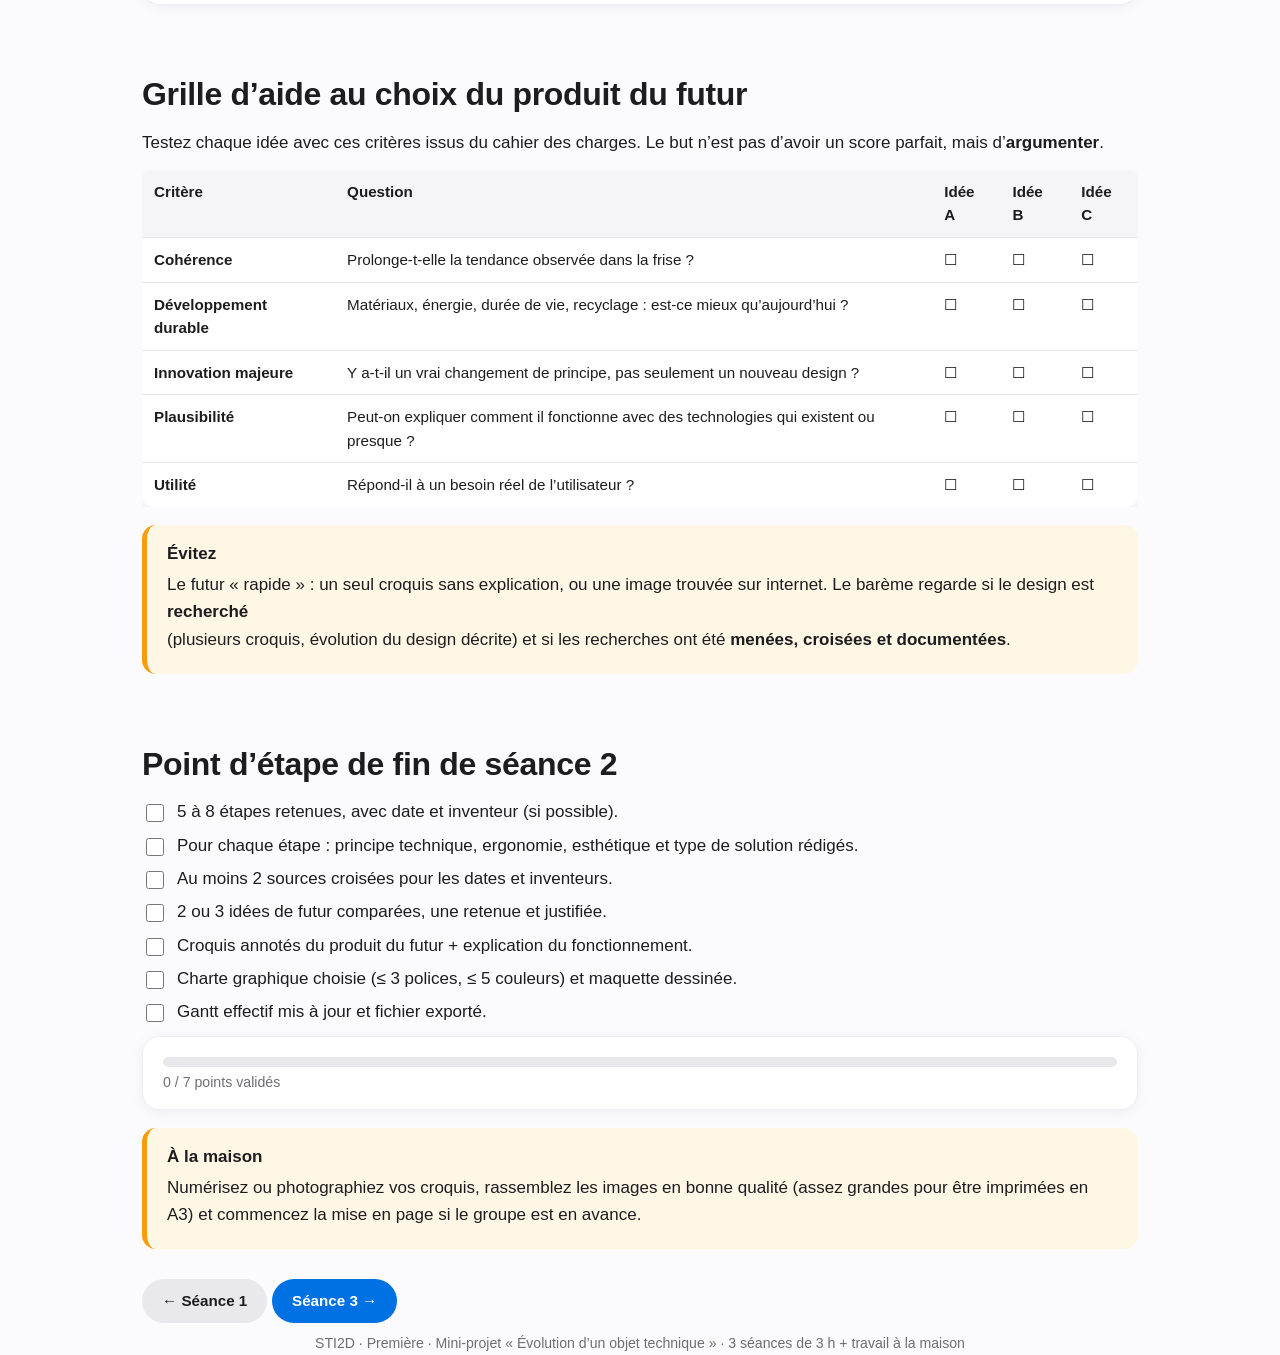
<file: pages/seance2.html>
<!DOCTYPE html>
<html lang="fr">
<head>
<meta charset="utf-8">
<meta name="viewport" content="width=device-width, initial-scale=1">
<title>Séance 2 — Évolution d’un objet technique</title>
<link rel="stylesheet" href="../css/style.css">
</head>
<body data-page="seance2" data-root="../">
<header class="container page-head">
  <span class="badge s2">Séance 2 · 3 h</span>
  <h1>Produire : la frise et le futur</h1>
  <p class="lead">À la fin de cette séance : les étapes de la frise sont rédigées, le <strong>produit du futur est choisi et croquisé</strong> et la maquette de l’affiche est prête à être mise en forme.</p>
</header>
<main class="container">

<div class="callout">
  <strong>Objectifs de la séance</strong>
  <ul style="margin:4px 0 0">
    <li>Sélectionner 5 à 8 étapes et rédiger chacune (principe, ergonomie, esthétique, type de solution).</li>
    <li>Imaginer le produit du futur : plusieurs idées, un choix argumenté, des croquis.</li>
    <li>Choisir la charte graphique et dessiner la maquette de l’affiche.</li>
  </ul>
</div>

<h2>Déroulement conseillé</h2>
<ol class="steps s2">
  <li>
    <span class="time">0 h 00 – 0 h 15</span>
    <h4>Point d’étape et mise à jour du planning</h4>
    <ul>
      <li>Importez votre fichier Gantt si vous avez changé de poste.</li>
      <li>Comparez le prévu et le réel de la séance 1 + de la maison : êtes-vous dans les temps ?</li>
      <li>Si un retard apparaît, décidez ensemble comment le rattraper (et notez-le : ce sera un « ajustement justifié »).</li>
    </ul>
  </li>
  <li>
    <span class="time">0 h 15 – 1 h 15</span>
    <h4>Construire la frise : sélectionner et rédiger les étapes</h4>
    <ul>
      <li><strong>Sélectionnez 5 à 8 étapes</strong> qui montrent de vrais changements (de principe technique en priorité).</li>
      <li>Pour chaque étape : nom, <strong>date de première fabrication</strong>, <strong>inventeur</strong>, image, et 3 courts textes : <em>évolution du principe technique</em>, <em>ergonomique</em>, <em>esthétique</em>, + type de solution.</li>
      <li>Rédigez pour un lecteur <strong>non technique</strong> : phrases courtes, vocabulaire expliqué. Ajoutez un détail pour le lecteur technique (principe physique, matériau, norme…).</li>
      <li><strong>Croisez les sources</strong> : une date ou un nom confirmé par deux sources indépendantes.</li>
    </ul>
    <p><a href="exemple.html">→ Voir un exemple complet</a></p>
  </li>
  <li>
    <span class="time">1 h 15 – 2 h 15</span>
    <h4>Imaginer le produit du futur</h4>
    <ul>
      <li><strong>Brainstorming</strong> : chacun propose ses idées en 5 minutes sans critique, puis on regroupe (carte mentale possible).</li>
      <li>Appuyez-vous sur la frise : <em>quelle tendance se dégage ?</em> (plus petit, plus connecté, plus économe, plus léger…).</li>
      <li>Retenez <strong>2 ou 3 idées</strong> et testez-les avec la grille ci-dessous. Choisissez-en une et <strong>justifiez</strong> votre choix.</li>
      <li>Réalisez plusieurs <strong>croquis à main levée</strong> (vue d’ensemble + détail de l’innovation), annotés.</li>
      <li>Rédigez le <strong>fonctionnement</strong> du produit : quels composants, quelle énergie, quelle commande ? Est-ce plausible avec la science et la technologie actuelles ?</li>
    </ul>
  </li>
  <li>
    <span class="time">2 h 15 – 2 h 45</span>
    <h4>Charte graphique et maquette de l’affiche</h4>
    <ul>
      <li>Choisissez <strong>3 polices maximum</strong> et <strong>5 couleurs maximum</strong>, avec un bon contraste.</li>
      <li>Dessinez une <strong>maquette à la main</strong> sur une feuille A3 (ou A4 proportionnelle) : où la frise, où le futur, où le titre, où les images ?</li>
      <li>Vérifiez que l’ordre de lecture est évident : passé → présent → futur.</li>
    </ul>
    <p><a href="charte.html">→ Charte graphique</a></p>
  </li>
  <li>
    <span class="time">2 h 45 – 3 h 00</span>
    <h4>Mettre à jour le Gantt effectif et sauvegarder</h4>
    <ul>
      <li>Coloriez en vue <em>Effectif</em>. Ajoutez les tâches non prévues (elles seront signalées).</li>
      <li>Exportez le fichier dans votre dossier réseau.</li>
    </ul>
  </li>
</ol>

<h2>Grille d’aide au choix du produit du futur</h2>
<p>Testez chaque idée avec ces critères issus du cahier des charges. Le but n’est pas d’avoir un score parfait, mais d’<strong>argumenter</strong>.</p>
<div class="table-wrap">
<table class="t">
  <thead><tr><th>Critère</th><th>Question</th><th>Idée A</th><th>Idée B</th><th>Idée C</th></tr></thead>
  <tbody>
    <tr><td><strong>Cohérence</strong></td><td>Prolonge-t-elle la tendance observée dans la frise ?</td><td>☐</td><td>☐</td><td>☐</td></tr>
    <tr><td><strong>Développement durable</strong></td><td>Matériaux, énergie, durée de vie, recyclage : est-ce mieux qu’aujourd’hui ?</td><td>☐</td><td>☐</td><td>☐</td></tr>
    <tr><td><strong>Innovation majeure</strong></td><td>Y a-t-il un vrai changement de principe, pas seulement un nouveau design ?</td><td>☐</td><td>☐</td><td>☐</td></tr>
    <tr><td><strong>Plausibilité</strong></td><td>Peut-on expliquer comment il fonctionne avec des technologies qui existent ou presque ?</td><td>☐</td><td>☐</td><td>☐</td></tr>
    <tr><td><strong>Utilité</strong></td><td>Répond-il à un besoin réel de l’utilisateur ?</td><td>☐</td><td>☐</td><td>☐</td></tr>
  </tbody>
</table>
</div>
<div class="callout warn">
  <strong>Évitez</strong>
  <p>Le futur « rapide » : un seul croquis sans explication, ou une image trouvée sur internet. Le barème regarde si le design est <strong>recherché</strong> (plusieurs croquis, évolution du design décrite) et si les recherches ont été <strong>menées, croisées et documentées</strong>.</p>
</div>

<h2>Point d’étape de fin de séance 2</h2>
<ul class="checklist">
  <li><label><input type="checkbox" data-key="s2-1"><span>5 à 8 étapes retenues, avec date et inventeur (si possible).</span></label></li>
  <li><label><input type="checkbox" data-key="s2-2"><span>Pour chaque étape : principe technique, ergonomie, esthétique et type de solution rédigés.</span></label></li>
  <li><label><input type="checkbox" data-key="s2-3"><span>Au moins 2 sources croisées pour les dates et inventeurs.</span></label></li>
  <li><label><input type="checkbox" data-key="s2-4"><span>2 ou 3 idées de futur comparées, une retenue et justifiée.</span></label></li>
  <li><label><input type="checkbox" data-key="s2-5"><span>Croquis annotés du produit du futur + explication du fonctionnement.</span></label></li>
  <li><label><input type="checkbox" data-key="s2-6"><span>Charte graphique choisie (≤ 3 polices, ≤ 5 couleurs) et maquette dessinée.</span></label></li>
  <li><label><input type="checkbox" data-key="s2-7"><span>Gantt effectif mis à jour et fichier exporté.</span></label></li>
</ul>
<div class="card" data-progress="s2" style="padding:14px 20px"><div class="progress"><div></div></div><small class="txt muted"></small></div>

<div class="callout warn">
  <strong>À la maison</strong>
  <p>Numérisez ou photographiez vos croquis, rassemblez les images en bonne qualité (assez grandes pour être imprimées en A3) et commencez la mise en page si le groupe est en avance.</p>
</div>

<p style="margin-top:30px"><a class="btn secondary" href="seance1.html">← Séance 1</a> <a class="btn" href="seance3.html">Séance 3 →</a></p>
</main>
<script src="../js/common.js"></script>
</body>
</html>
</file>
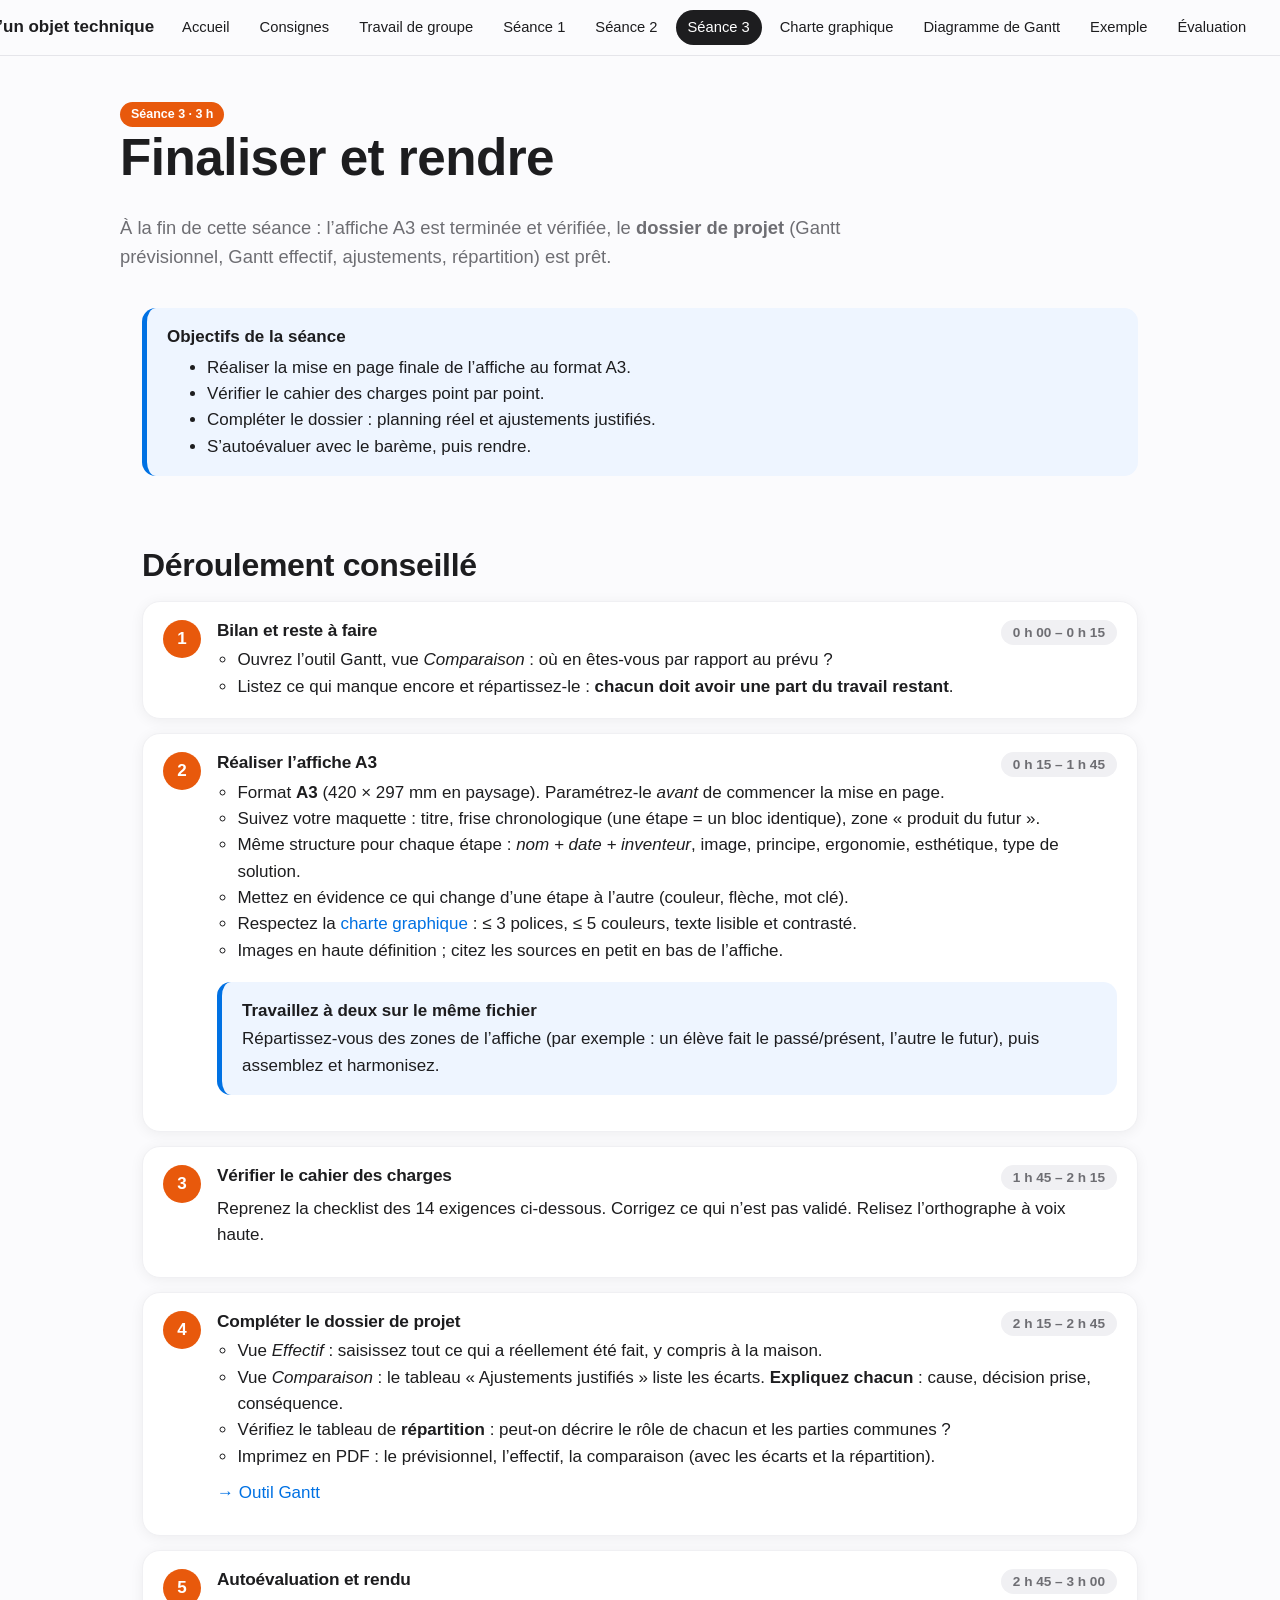
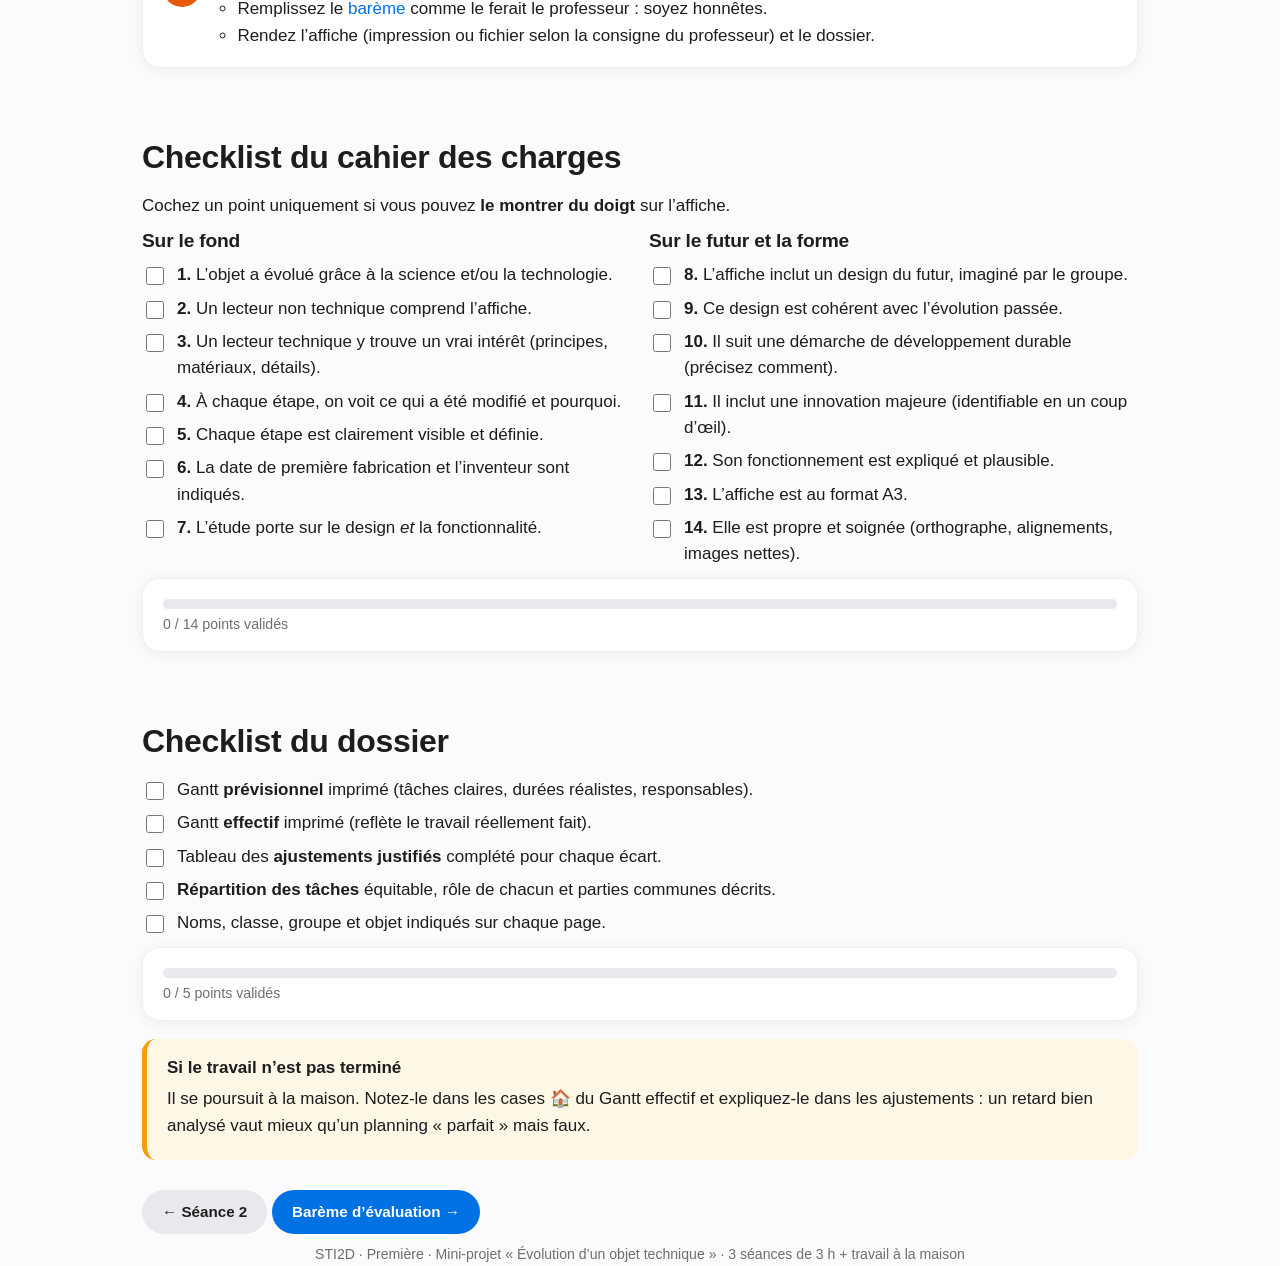
<file: pages/seance3.html>
<!DOCTYPE html>
<html lang="fr">
<head>
<meta charset="utf-8">
<meta name="viewport" content="width=device-width, initial-scale=1">
<title>Séance 3 — Évolution d’un objet technique</title>
<link rel="stylesheet" href="../css/style.css">
</head>
<body data-page="seance3" data-root="../">
<header class="container page-head">
  <span class="badge s3">Séance 3 · 3 h</span>
  <h1>Finaliser et rendre</h1>
  <p class="lead">À la fin de cette séance : l’affiche A3 est terminée et vérifiée, le <strong>dossier de projet</strong> (Gantt prévisionnel, Gantt effectif, ajustements, répartition) est prêt.</p>
</header>
<main class="container">

<div class="callout">
  <strong>Objectifs de la séance</strong>
  <ul style="margin:4px 0 0">
    <li>Réaliser la mise en page finale de l’affiche au format A3.</li>
    <li>Vérifier le cahier des charges point par point.</li>
    <li>Compléter le dossier : planning réel et ajustements justifiés.</li>
    <li>S’autoévaluer avec le barème, puis rendre.</li>
  </ul>
</div>

<h2>Déroulement conseillé</h2>
<ol class="steps s3">
  <li>
    <span class="time">0 h 00 – 0 h 15</span>
    <h4>Bilan et reste à faire</h4>
    <ul>
      <li>Ouvrez l’outil Gantt, vue <em>Comparaison</em> : où en êtes-vous par rapport au prévu ?</li>
      <li>Listez ce qui manque encore et répartissez-le : <strong>chacun doit avoir une part du travail restant</strong>.</li>
    </ul>
  </li>
  <li>
    <span class="time">0 h 15 – 1 h 45</span>
    <h4>Réaliser l’affiche A3</h4>
    <ul>
      <li>Format <strong>A3</strong> (420 × 297 mm en paysage). Paramétrez-le <em>avant</em> de commencer la mise en page.</li>
      <li>Suivez votre maquette : titre, frise chronologique (une étape = un bloc identique), zone « produit du futur ».</li>
      <li>Même structure pour chaque étape : <em>nom + date + inventeur</em>, image, principe, ergonomie, esthétique, type de solution.</li>
      <li>Mettez en évidence ce qui change d’une étape à l’autre (couleur, flèche, mot clé).</li>
      <li>Respectez la <a href="charte.html">charte graphique</a> : ≤ 3 polices, ≤ 5 couleurs, texte lisible et contrasté.</li>
      <li>Images en haute définition ; citez les sources en petit en bas de l’affiche.</li>
    </ul>
    <div class="callout noprint"><strong>Travaillez à deux sur le même fichier</strong>Répartissez-vous des zones de l’affiche (par exemple : un élève fait le passé/présent, l’autre le futur), puis assemblez et harmonisez.</div>
  </li>
  <li>
    <span class="time">1 h 45 – 2 h 15</span>
    <h4>Vérifier le cahier des charges</h4>
    <p>Reprenez la checklist des 14 exigences ci-dessous. Corrigez ce qui n’est pas validé. Relisez l’orthographe à voix haute.</p>
  </li>
  <li>
    <span class="time">2 h 15 – 2 h 45</span>
    <h4>Compléter le dossier de projet</h4>
    <ul>
      <li>Vue <em>Effectif</em> : saisissez tout ce qui a réellement été fait, y compris à la maison.</li>
      <li>Vue <em>Comparaison</em> : le tableau « Ajustements justifiés » liste les écarts. <strong>Expliquez chacun</strong> : cause, décision prise, conséquence.</li>
      <li>Vérifiez le tableau de <strong>répartition</strong> : peut-on décrire le rôle de chacun et les parties communes ?</li>
      <li>Imprimez en PDF : le prévisionnel, l’effectif, la comparaison (avec les écarts et la répartition).</li>
    </ul>
    <p><a href="gantt.html">→ Outil Gantt</a></p>
  </li>
  <li>
    <span class="time">2 h 45 – 3 h 00</span>
    <h4>Autoévaluation et rendu</h4>
    <ul>
      <li>Remplissez le <a href="bareme.html">barème</a> comme le ferait le professeur : soyez honnêtes.</li>
      <li>Rendez l’affiche (impression ou fichier selon la consigne du professeur) et le dossier.</li>
    </ul>
  </li>
</ol>

<h2>Checklist du cahier des charges</h2>
<p>Cochez un point uniquement si vous pouvez <strong>le montrer du doigt</strong> sur l’affiche.</p>
<div class="grid g2">
<div>
<h3 style="margin-top:0">Sur le fond</h3>
<ul class="checklist">
  <li><label><input type="checkbox" data-key="s3-1"><span><strong>1.</strong> L’objet a évolué grâce à la science et/ou la technologie.</span></label></li>
  <li><label><input type="checkbox" data-key="s3-2"><span><strong>2.</strong> Un lecteur non technique comprend l’affiche.</span></label></li>
  <li><label><input type="checkbox" data-key="s3-3"><span><strong>3.</strong> Un lecteur technique y trouve un vrai intérêt (principes, matériaux, détails).</span></label></li>
  <li><label><input type="checkbox" data-key="s3-4"><span><strong>4.</strong> À chaque étape, on voit ce qui a été modifié et pourquoi.</span></label></li>
  <li><label><input type="checkbox" data-key="s3-5"><span><strong>5.</strong> Chaque étape est clairement visible et définie.</span></label></li>
  <li><label><input type="checkbox" data-key="s3-6"><span><strong>6.</strong> La date de première fabrication et l’inventeur sont indiqués.</span></label></li>
  <li><label><input type="checkbox" data-key="s3-7"><span><strong>7.</strong> L’étude porte sur le design <em>et</em> la fonctionnalité.</span></label></li>
</ul>
</div>
<div>
<h3 style="margin-top:0">Sur le futur et la forme</h3>
<ul class="checklist">
  <li><label><input type="checkbox" data-key="s3-8"><span><strong>8.</strong> L’affiche inclut un design du futur, imaginé par le groupe.</span></label></li>
  <li><label><input type="checkbox" data-key="s3-9"><span><strong>9.</strong> Ce design est cohérent avec l’évolution passée.</span></label></li>
  <li><label><input type="checkbox" data-key="s3-10"><span><strong>10.</strong> Il suit une démarche de développement durable (précisez comment).</span></label></li>
  <li><label><input type="checkbox" data-key="s3-11"><span><strong>11.</strong> Il inclut une innovation majeure (identifiable en un coup d’œil).</span></label></li>
  <li><label><input type="checkbox" data-key="s3-12"><span><strong>12.</strong> Son fonctionnement est expliqué et plausible.</span></label></li>
  <li><label><input type="checkbox" data-key="s3-13"><span><strong>13.</strong> L’affiche est au format A3.</span></label></li>
  <li><label><input type="checkbox" data-key="s3-14"><span><strong>14.</strong> Elle est propre et soignée (orthographe, alignements, images nettes).</span></label></li>
</ul>
</div>
</div>
<div class="card" data-progress="s3" style="padding:14px 20px"><div class="progress"><div></div></div><small class="txt muted"></small></div>

<h2>Checklist du dossier</h2>
<ul class="checklist">
  <li><label><input type="checkbox" data-key="s3d-1"><span>Gantt <strong>prévisionnel</strong> imprimé (tâches claires, durées réalistes, responsables).</span></label></li>
  <li><label><input type="checkbox" data-key="s3d-2"><span>Gantt <strong>effectif</strong> imprimé (reflète le travail réellement fait).</span></label></li>
  <li><label><input type="checkbox" data-key="s3d-3"><span>Tableau des <strong>ajustements justifiés</strong> complété pour chaque écart.</span></label></li>
  <li><label><input type="checkbox" data-key="s3d-4"><span><strong>Répartition des tâches</strong> équitable, rôle de chacun et parties communes décrits.</span></label></li>
  <li><label><input type="checkbox" data-key="s3d-5"><span>Noms, classe, groupe et objet indiqués sur chaque page.</span></label></li>
</ul>
<div class="card" data-progress="s3d" style="padding:14px 20px"><div class="progress"><div></div></div><small class="txt muted"></small></div>

<div class="callout warn">
  <strong>Si le travail n’est pas terminé</strong>
  <p>Il se poursuit à la maison. Notez-le dans les cases 🏠 du Gantt effectif et expliquez-le dans les ajustements : un retard bien analysé vaut mieux qu’un planning « parfait » mais faux.</p>
</div>

<p style="margin-top:30px"><a class="btn secondary" href="seance2.html">← Séance 2</a> <a class="btn" href="bareme.html">Barème d’évaluation →</a></p>
</main>
<script src="../js/common.js"></script>
</body>
</html>
</file>
<file: css/style.css>
/* ===== Site « Évolution d'un objet technique » — STI2D Première ===== */
:root{
  --bg:#fbfbfd; --card:#ffffff; --ink:#1d1d1f; --muted:#6e6e73; --line:#e5e5ea;
  --accent:#0071e3; --accent-soft:#e8f2fd;
  --s1:#0071e3; --s2:#1f9d55; --s3:#e8590c;
  --plan:#2563eb; --real:#f97316;
  --ok:#1f9d55; --warn:#b45309; --warn-bg:#fff7e6; --info-bg:#eef5ff; --ok-bg:#eaf8f0; --ko-bg:#fdecec;
  --radius:18px; --shadow:0 2px 14px rgba(0,0,0,.06);
}
*{box-sizing:border-box}
html{scroll-behavior:smooth}
body{margin:0;background:var(--bg);color:var(--ink);font-family:-apple-system,BlinkMacSystemFont,"Segoe UI",Roboto,"Helvetica Neue",Arial,sans-serif;line-height:1.55;font-size:17px}
a{color:var(--accent);text-decoration:none} a:hover{text-decoration:underline}
img{max-width:100%;height:auto}
h1,h2,h3,h4{line-height:1.2;margin:0 0 .5em;letter-spacing:-.01em}
h1{font-size:clamp(2rem,5vw,3.2rem);font-weight:700}
h2{font-size:clamp(1.5rem,3vw,2rem);margin-top:2.2em;font-weight:700}
h3{font-size:1.2rem;margin-top:1.6em;font-weight:650}
p{margin:.6em 0}
.container{max-width:1040px;margin:0 auto;padding:0 22px}
.wide{max-width:1280px}

/* Navigation */
.nav{position:sticky;top:0;z-index:50;background:rgba(251,251,253,.86);backdrop-filter:saturate(180%) blur(16px);border-bottom:1px solid var(--line)}
.nav-inner{display:flex;align-items:center;gap:6px;max-width:1280px;margin:0 auto;padding:10px 22px;overflow-x:auto;white-space:nowrap;scrollbar-width:thin}
.nav .brand{font-weight:700;margin-right:10px;color:var(--ink)}
.nav a.link{padding:6px 12px;border-radius:980px;color:var(--ink);font-size:.92rem}
.nav a.link:hover{background:#efeff4;text-decoration:none}
.nav a.link.active{background:var(--ink);color:#fff}

/* Hero */
.hero{padding:64px 0 36px;text-align:center}
.hero p.lead{font-size:1.25rem;color:var(--muted);max-width:760px;margin:12px auto}
.eyebrow{display:inline-block;font-size:.85rem;font-weight:600;color:var(--accent);text-transform:uppercase;letter-spacing:.08em;margin-bottom:10px}
.page-head{padding:44px 0 8px}
.page-head p.lead{font-size:1.15rem;color:var(--muted);max-width:780px}

/* Cards & grids */
.grid{display:grid;gap:18px}
.g2{grid-template-columns:repeat(auto-fit,minmax(300px,1fr))}
.g3{grid-template-columns:repeat(auto-fit,minmax(250px,1fr))}
.card{background:var(--card);border-radius:var(--radius);box-shadow:var(--shadow);padding:24px;border:1px solid #f0f0f3}
.card h3{margin-top:0}
.card.link{display:block;color:inherit;transition:transform .15s,box-shadow .15s}
.card.link:hover{transform:translateY(-3px);box-shadow:0 8px 24px rgba(0,0,0,.1);text-decoration:none}
.badge{display:inline-block;padding:3px 11px;border-radius:980px;font-size:.78rem;font-weight:650;color:#fff;background:var(--accent)}
.badge.s1{background:var(--s1)} .badge.s2{background:var(--s2)} .badge.s3{background:var(--s3)} .badge.home{background:#6e6e73}
.pill{display:inline-block;background:#f0f0f3;border-radius:980px;padding:3px 11px;font-size:.85rem;margin:2px}
.btn{display:inline-block;background:var(--accent);color:#fff;border:0;border-radius:980px;padding:10px 20px;font-size:.95rem;font-weight:600;cursor:pointer;font-family:inherit}
.btn:hover{filter:brightness(1.08);text-decoration:none}
.btn.secondary{background:#e8e8ed;color:var(--ink)}
.btn.danger{background:#d92d20}
.btn.small{padding:6px 14px;font-size:.85rem}
.btn:disabled{opacity:.45;cursor:not-allowed}

/* Call-outs */
.callout{border-radius:14px;padding:16px 20px;margin:18px 0;border-left:5px solid var(--accent);background:var(--info-bg)}
.callout.warn{border-color:#f59e0b;background:var(--warn-bg)}
.callout.ok{border-color:var(--ok);background:var(--ok-bg)}
.callout.ko{border-color:#d92d20;background:var(--ko-bg)}
.callout strong:first-child{display:block;margin-bottom:2px}
.callout p{margin:.3em 0}

/* Timeline de séance */
.steps{list-style:none;margin:0;padding:0;counter-reset:step}
.steps>li{position:relative;padding:18px 20px 18px 74px;margin:14px 0;background:var(--card);border-radius:var(--radius);box-shadow:var(--shadow);border:1px solid #f0f0f3;counter-increment:step}
.steps>li::before{content:counter(step);position:absolute;left:20px;top:18px;width:38px;height:38px;border-radius:50%;background:var(--accent);color:#fff;font-weight:700;display:flex;align-items:center;justify-content:center}
.steps.s2>li::before{background:var(--s2)} .steps.s3>li::before{background:var(--s3)}
.steps .time{float:right;font-size:.85rem;color:var(--muted);font-weight:600;background:#f0f0f3;border-radius:980px;padding:2px 12px}
.steps h4{margin:0 0 6px;font-size:1.08rem}
.steps ul{margin:.4em 0 0;padding-left:1.2em}

/* Listes à cocher */
.checklist{list-style:none;padding:0;margin:10px 0}
.checklist li{margin:7px 0}
.checklist label{display:flex;gap:10px;align-items:flex-start;cursor:pointer}
.checklist input{margin-top:5px;width:18px;height:18px;flex:none;accent-color:var(--ok)}
.checklist input:checked+span{color:var(--muted);text-decoration:line-through}
.progress{height:10px;background:#e8e8ed;border-radius:980px;overflow:hidden;margin:6px 0 2px}
.progress>div{height:100%;background:var(--ok);width:0;transition:width .3s}

/* Tableaux */
.table-wrap{overflow-x:auto;margin:14px 0}
table.t{border-collapse:collapse;width:100%;background:#fff;border-radius:12px;overflow:hidden;box-shadow:var(--shadow)}
table.t th,table.t td{padding:10px 12px;border-bottom:1px solid var(--line);text-align:left;vertical-align:top;font-size:.95rem}
table.t th{background:#f5f5f7;font-weight:650}
table.t tr:last-child td{border-bottom:0}

/* Frise exemple */
.frise{display:flex;gap:0;overflow-x:auto;padding:20px 4px 12px;margin:14px 0;position:relative}
.frise::before{content:"";position:absolute;left:0;right:0;top:46px;height:4px;background:linear-gradient(90deg,var(--s1),var(--s2),var(--s3));border-radius:4px}
.frise .jalon{flex:0 0 150px;text-align:center;position:relative;padding:0 6px}
.frise .jalon::before{content:"";display:block;width:16px;height:16px;border-radius:50%;background:#fff;border:4px solid var(--accent);margin:18px auto 10px}
.frise .jalon.futur::before{border-style:dashed;border-color:var(--s3)}
.frise .an{font-weight:700;font-size:1.05rem}
.frise .nom{font-size:.88rem;color:var(--muted)}
.frise .sol{display:inline-block;margin-top:5px;font-size:.72rem;background:#f0f0f3;border-radius:980px;padding:2px 9px}

/* Polices et couleurs (charte) */
.swatches{display:grid;grid-template-columns:repeat(auto-fit,minmax(230px,1fr));gap:12px}
.sw{display:flex;gap:12px;align-items:flex-start;background:#fff;border-radius:14px;padding:12px;box-shadow:var(--shadow)}
.sw i{flex:none;width:44px;height:44px;border-radius:10px;border:1px solid rgba(0,0,0,.12)}
.sw small{color:var(--muted);display:block;line-height:1.35}

/* Formulaires */
input[type=text],select,textarea{font-family:inherit;font-size:.95rem;border:1px solid #d2d2d7;border-radius:10px;padding:7px 10px;background:#fff;color:var(--ink);max-width:100%}
input[type=text]:focus,select:focus,textarea:focus{outline:2px solid var(--accent);outline-offset:0;border-color:transparent}
textarea{width:100%;min-height:64px;resize:vertical}
.field{display:flex;flex-direction:column;gap:4px;font-size:.85rem;color:var(--muted);font-weight:600}
.field input{width:100%}
.fieldrow{display:grid;grid-template-columns:repeat(auto-fit,minmax(170px,1fr));gap:12px;margin:12px 0}

/* ===== Gantt ===== */
.toolbar{display:flex;flex-wrap:wrap;gap:8px;align-items:center;margin:14px 0}
.seg{display:inline-flex;background:#e8e8ed;border-radius:980px;padding:3px}
.seg button{border:0;background:transparent;border-radius:980px;padding:7px 16px;font:inherit;font-size:.9rem;font-weight:600;cursor:pointer;color:var(--ink)}
.seg button.on{background:#fff;box-shadow:0 1px 4px rgba(0,0,0,.18)}
.gwrap{overflow-x:auto;background:#fff;border-radius:var(--radius);box-shadow:var(--shadow);padding:6px}
table.gantt{border-collapse:separate;border-spacing:0;width:100%;min-width:920px}
table.gantt th,table.gantt td{border-bottom:1px solid var(--line);padding:0}
table.gantt thead th{background:#f5f5f7;font-size:.8rem;text-align:center;padding:6px 2px;border-left:1px solid var(--line)}
table.gantt thead th.sg1{background:#e1eefc;color:#0b4f9c} table.gantt thead th.sg2{background:#e0f3e8;color:#14693a} table.gantt thead th.sg3{background:#fde9dd;color:#a13e06}
table.gantt td.task{min-width:250px;padding:4px 6px}
table.gantt td.task input{width:100%;border:1px solid transparent;background:transparent;padding:6px 8px}
table.gantt td.task input:hover{border-color:#d2d2d7}
table.gantt td.who{min-width:130px;padding:4px 6px}
table.gantt td.who select{width:100%;padding:5px 6px}
table.gantt td.cell{width:46px;min-width:42px;height:42px;border-left:1px solid var(--line);cursor:pointer;position:relative;user-select:none;-webkit-user-select:none}
table.gantt td.cell.sepl{border-left:2px solid #b9b9c0}
table.gantt td.cell.home{background:repeating-linear-gradient(135deg,#fafafc,#fafafc 6px,#f2f2f6 6px,#f2f2f6 12px)}
table.gantt td.cell .p,table.gantt td.cell .r{position:absolute;left:3px;right:3px;border-radius:6px;display:none}
table.gantt td.cell .p.on{background:var(--plan)} table.gantt td.cell .r.on{background:var(--real)}
.view-plan td.cell .p.on{display:block;top:7px;bottom:7px}
.view-real td.cell .r.on{display:block;top:7px;bottom:7px}
.view-compare td.cell .p.on{display:block;top:5px;height:14px}
.view-compare td.cell .r.on{display:block;bottom:5px;height:14px}
table.gantt td.cell:hover{background:#eef5ff}
table.gantt.locked-plan.mode-plan td.cell{cursor:not-allowed}
table.gantt td.del{width:38px;text-align:center}
table.gantt td.del button{border:0;background:transparent;color:#a1a1a6;cursor:pointer;font-size:1.1rem}
table.gantt td.del button:hover{color:#d92d20}
.tag{display:inline-block;font-size:.68rem;background:#fde9dd;color:#a13e06;border-radius:980px;padding:1px 8px;font-weight:700;margin-left:4px}
.legend{display:flex;gap:16px;flex-wrap:wrap;font-size:.88rem;color:var(--muted);margin:8px 2px}
.legend i{display:inline-block;width:26px;height:10px;border-radius:5px;vertical-align:middle;margin-right:6px}
.bar{height:14px;border-radius:7px;background:#ececf1;overflow:hidden;margin:2px 0}
.bar>div{height:100%}
.bar.p>div{background:var(--plan)} .bar.r>div{background:var(--real)}
.lockbadge{font-weight:700;color:var(--ok)}

/* Kanban */
.kanban{display:grid;grid-template-columns:repeat(3,1fr);gap:14px}
.kcol{background:#f0f0f4;border-radius:var(--radius);padding:12px;min-height:200px}
.kcol h4{margin:4px 6px 10px}
.kcard{background:#fff;border-radius:12px;padding:10px 12px;margin-bottom:8px;box-shadow:0 1px 6px rgba(0,0,0,.08);font-size:.92rem}
.kcard small{color:var(--muted);display:block}
.kcard .mv{margin-top:6px;display:flex;gap:6px}
.kcard .mv button{border:0;background:#e8e8ed;border-radius:980px;padding:3px 12px;cursor:pointer;font-size:.82rem}
@media(max-width:720px){.kanban{grid-template-columns:1fr}}

/* Barème */
.bloc-title td{background:#f5f5f7;font-weight:700}
table.bareme td.pts{white-space:nowrap;text-align:center;min-width:92px}
table.bareme label{cursor:pointer;display:block}
table.bareme .crit small{display:block;color:var(--muted)}
.totalbox{position:sticky;bottom:12px;background:var(--ink);color:#fff;border-radius:980px;padding:12px 26px;display:flex;justify-content:space-between;align-items:center;margin:18px 0;box-shadow:0 6px 24px rgba(0,0,0,.25);font-weight:650}
.totalbox .big{font-size:1.6rem}

footer{margin:70px 0 30px;color:var(--muted);font-size:.88rem;text-align:center}
.hide{display:none!important}

/* Impression */
@media print{
  body{background:#fff;font-size:11pt}
  .nav,.toolbar,.noprint,footer,.totalbox,.btn,.callout.noprint{display:none!important}
  .card,.gwrap,table.t{box-shadow:none}
  .container{max-width:none;padding:0}
  h2{margin-top:1.2em}
  .gwrap{overflow:visible}
  table.gantt{min-width:0}
  .printonly{display:block!important}
  *{-webkit-print-color-adjust:exact;print-color-adjust:exact}
}
.printonly{display:none}
@page{size:A4 landscape;margin:12mm}
.muted{color:var(--muted)}
</file>
